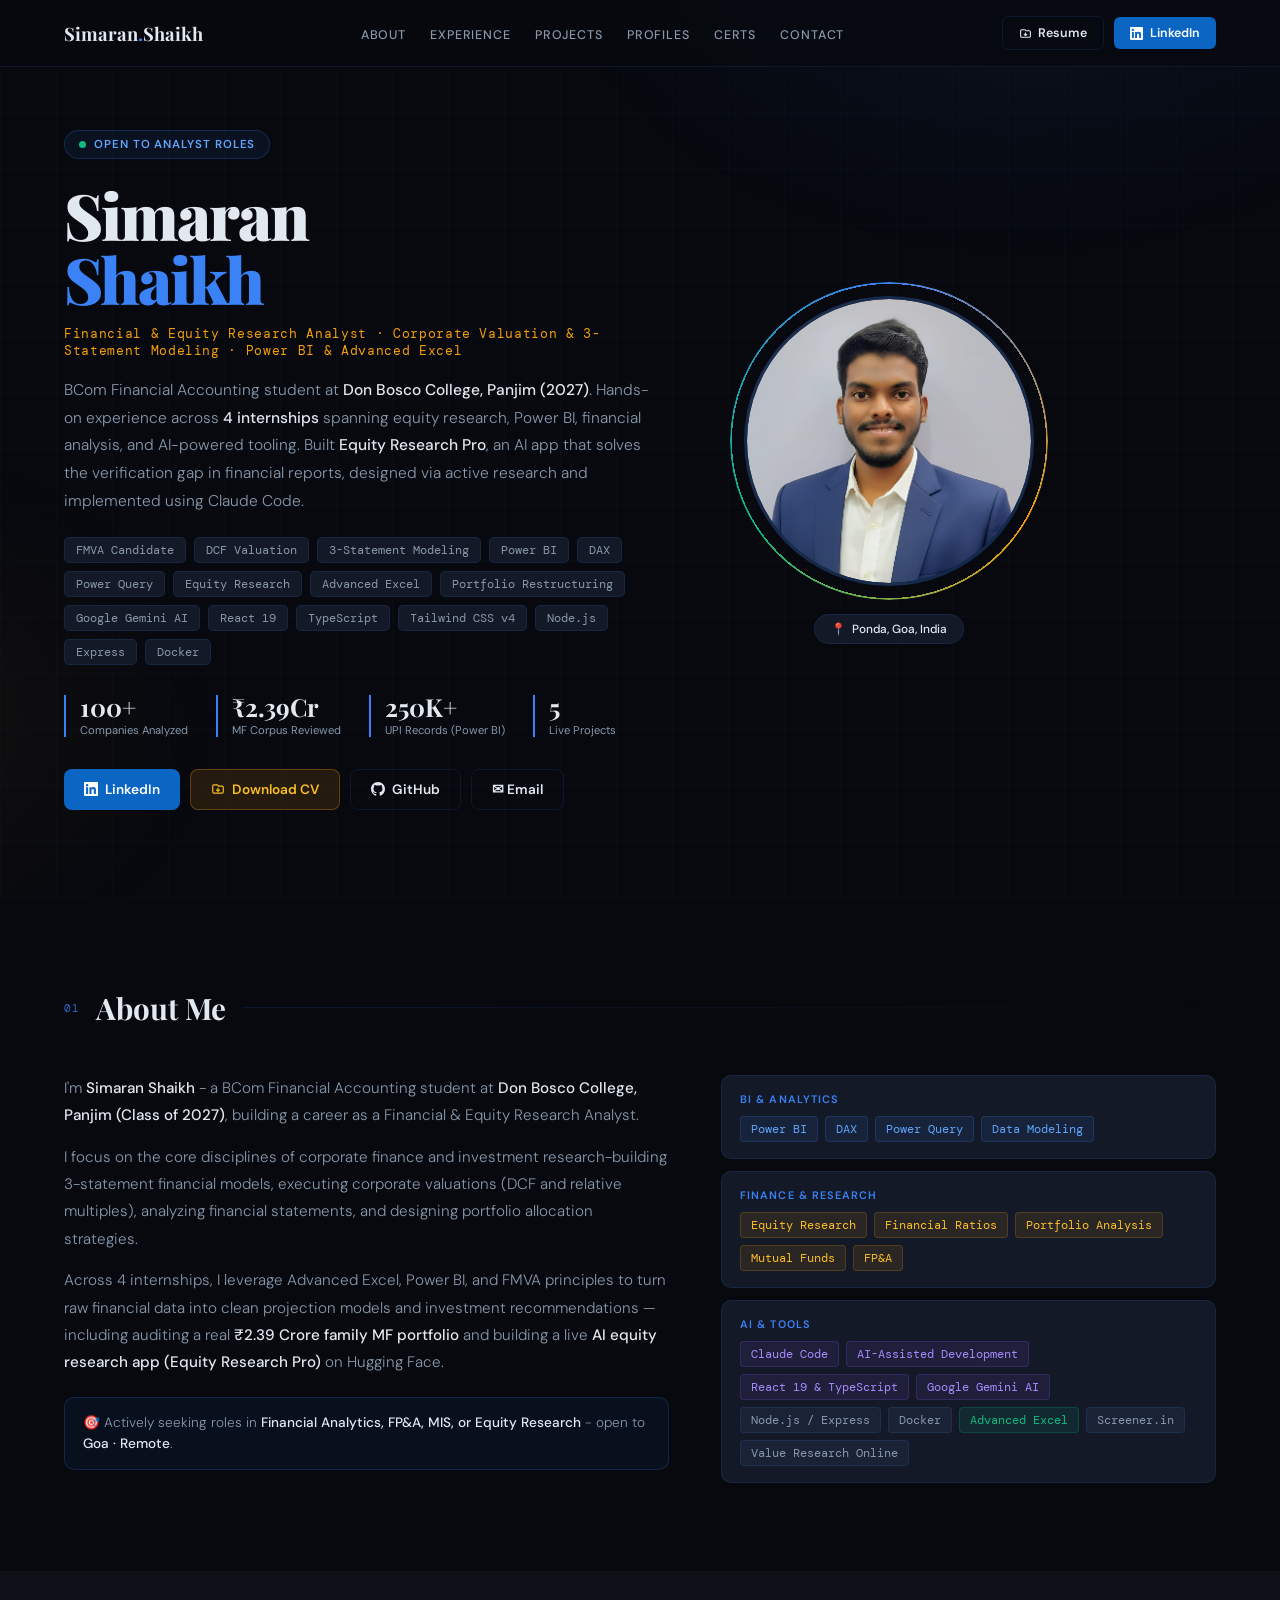
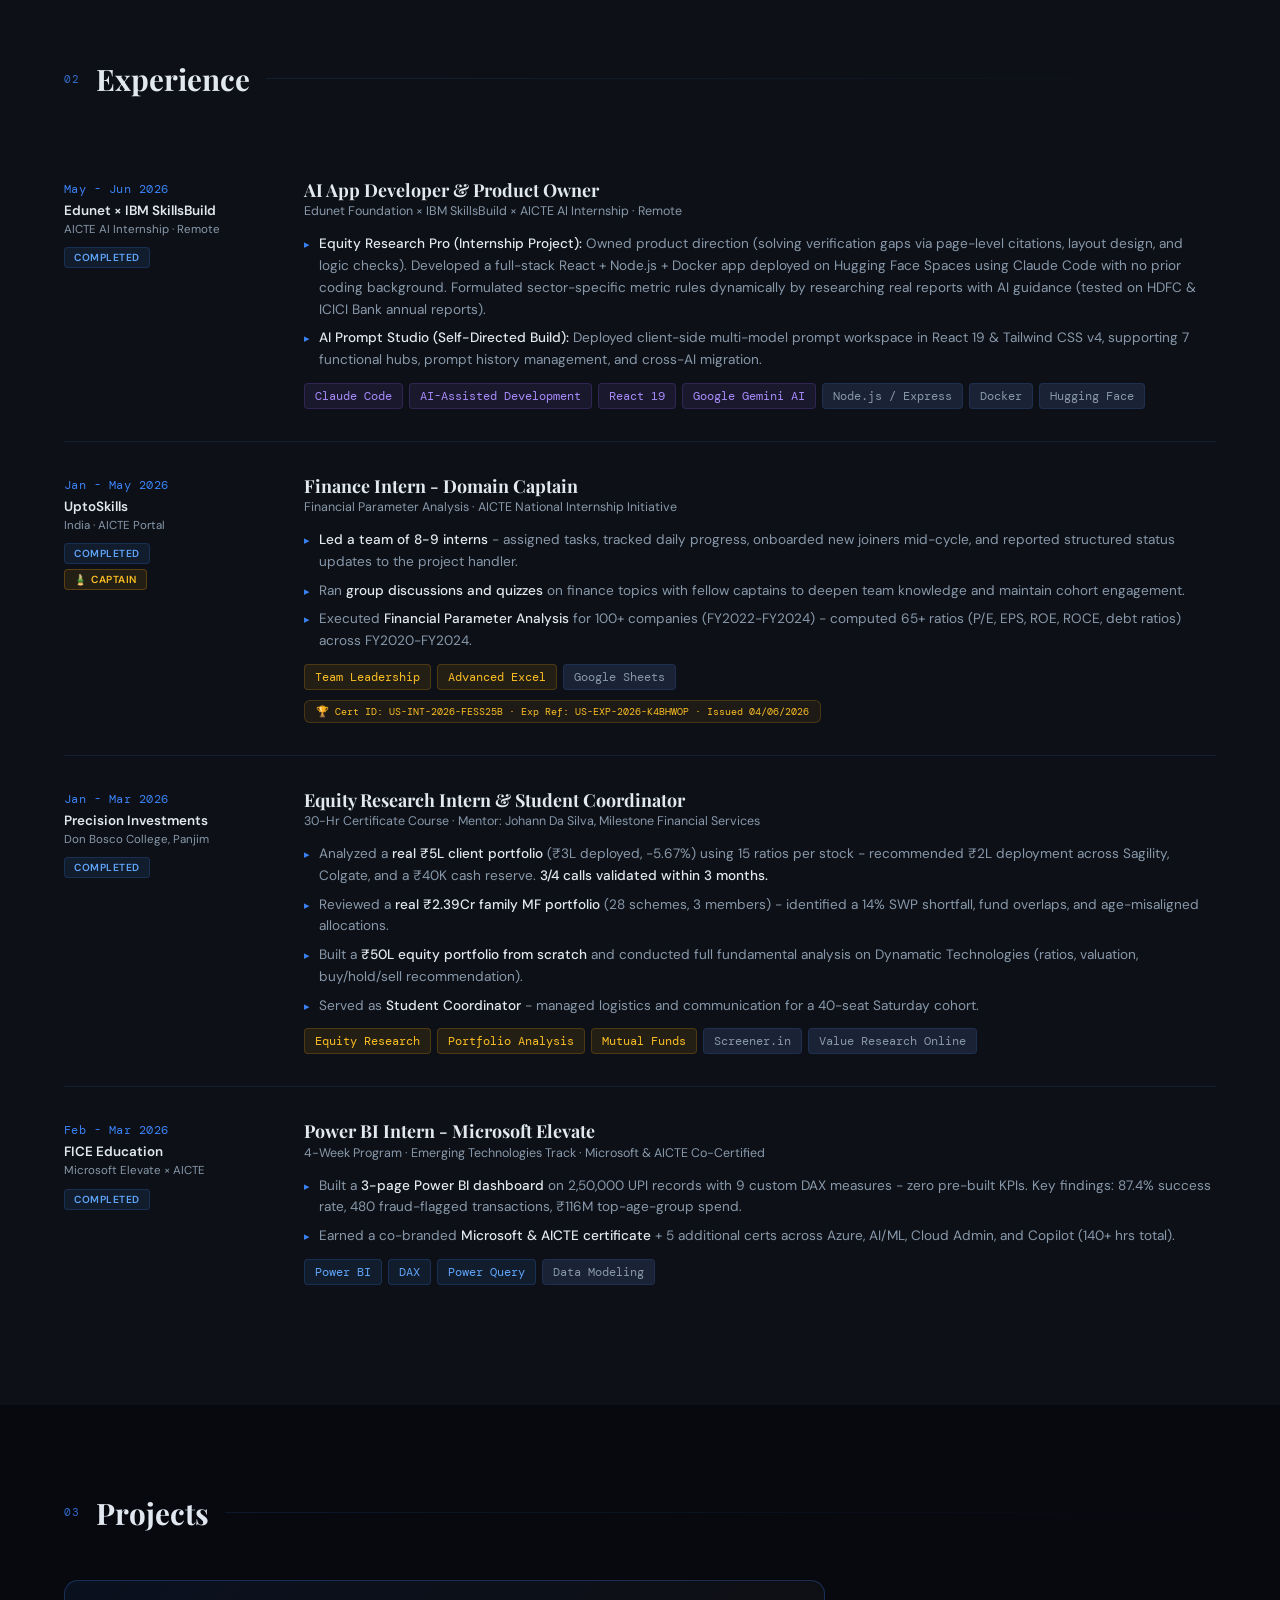
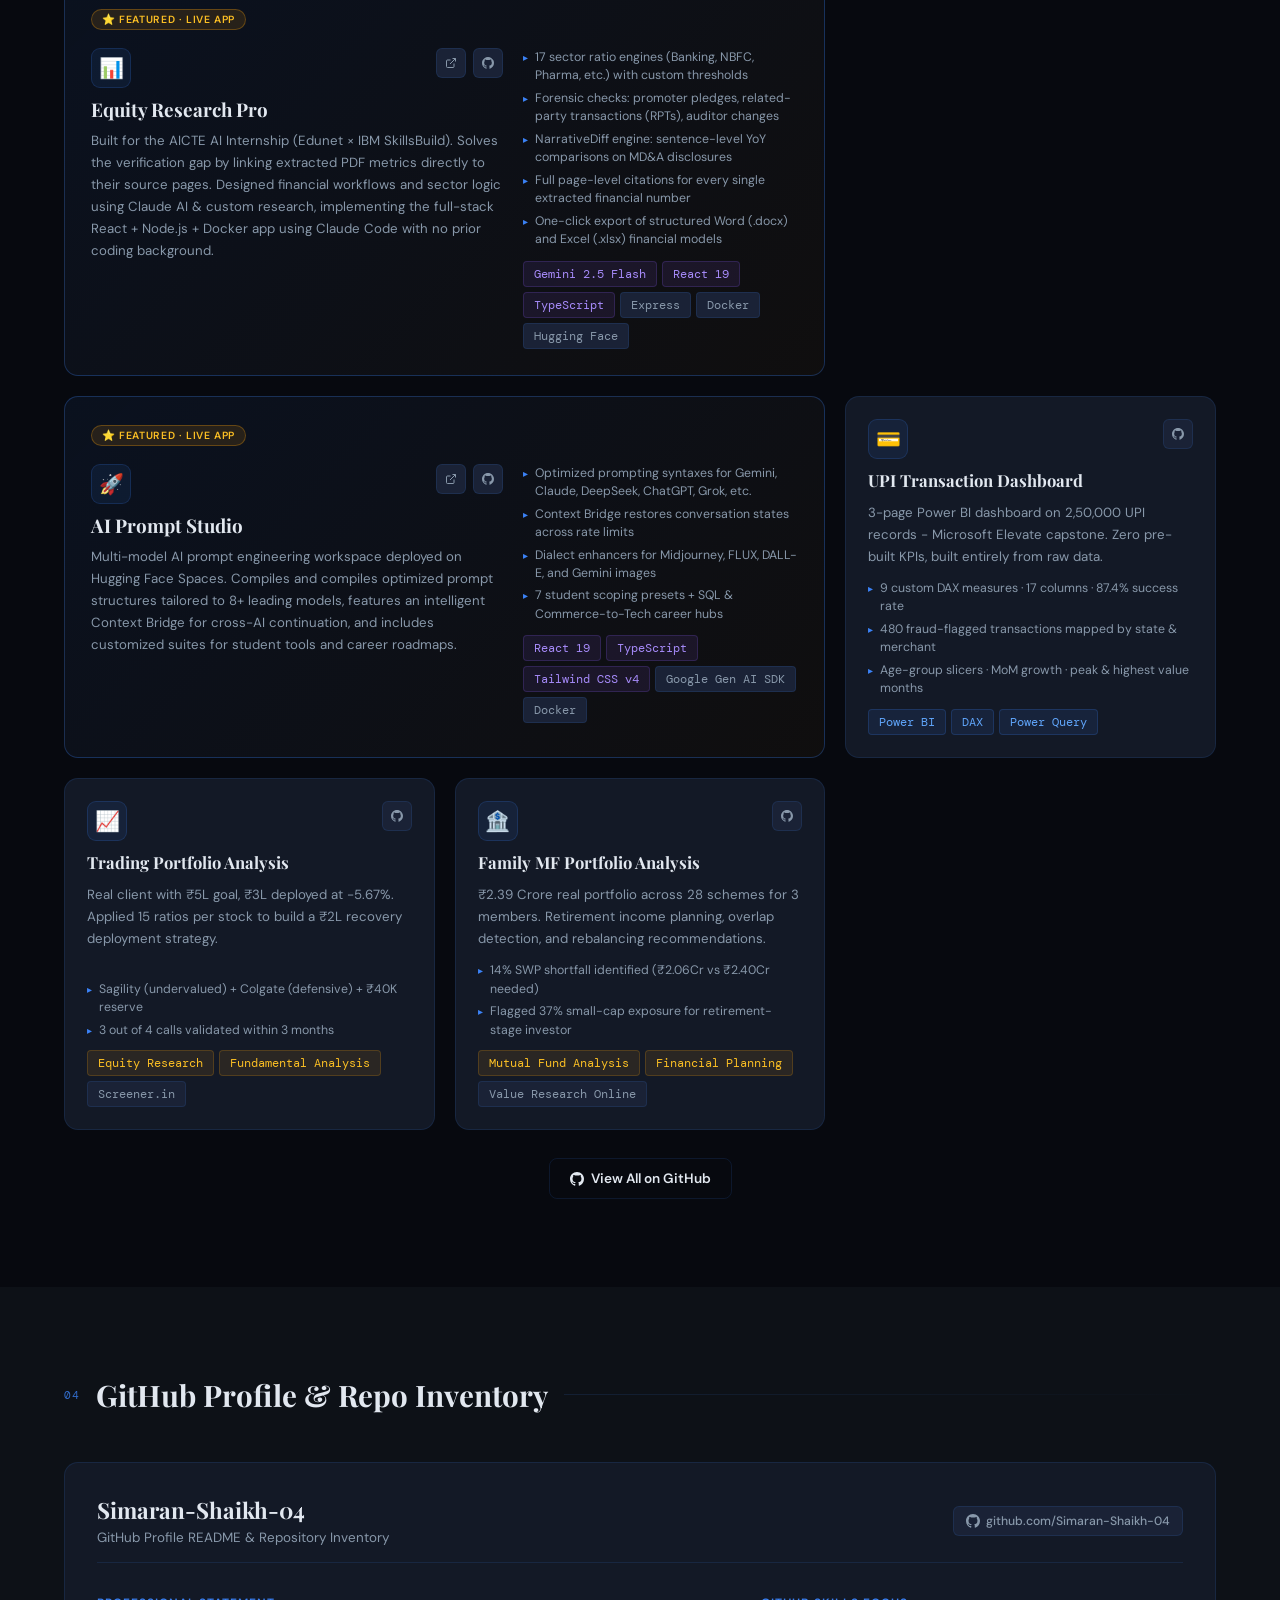
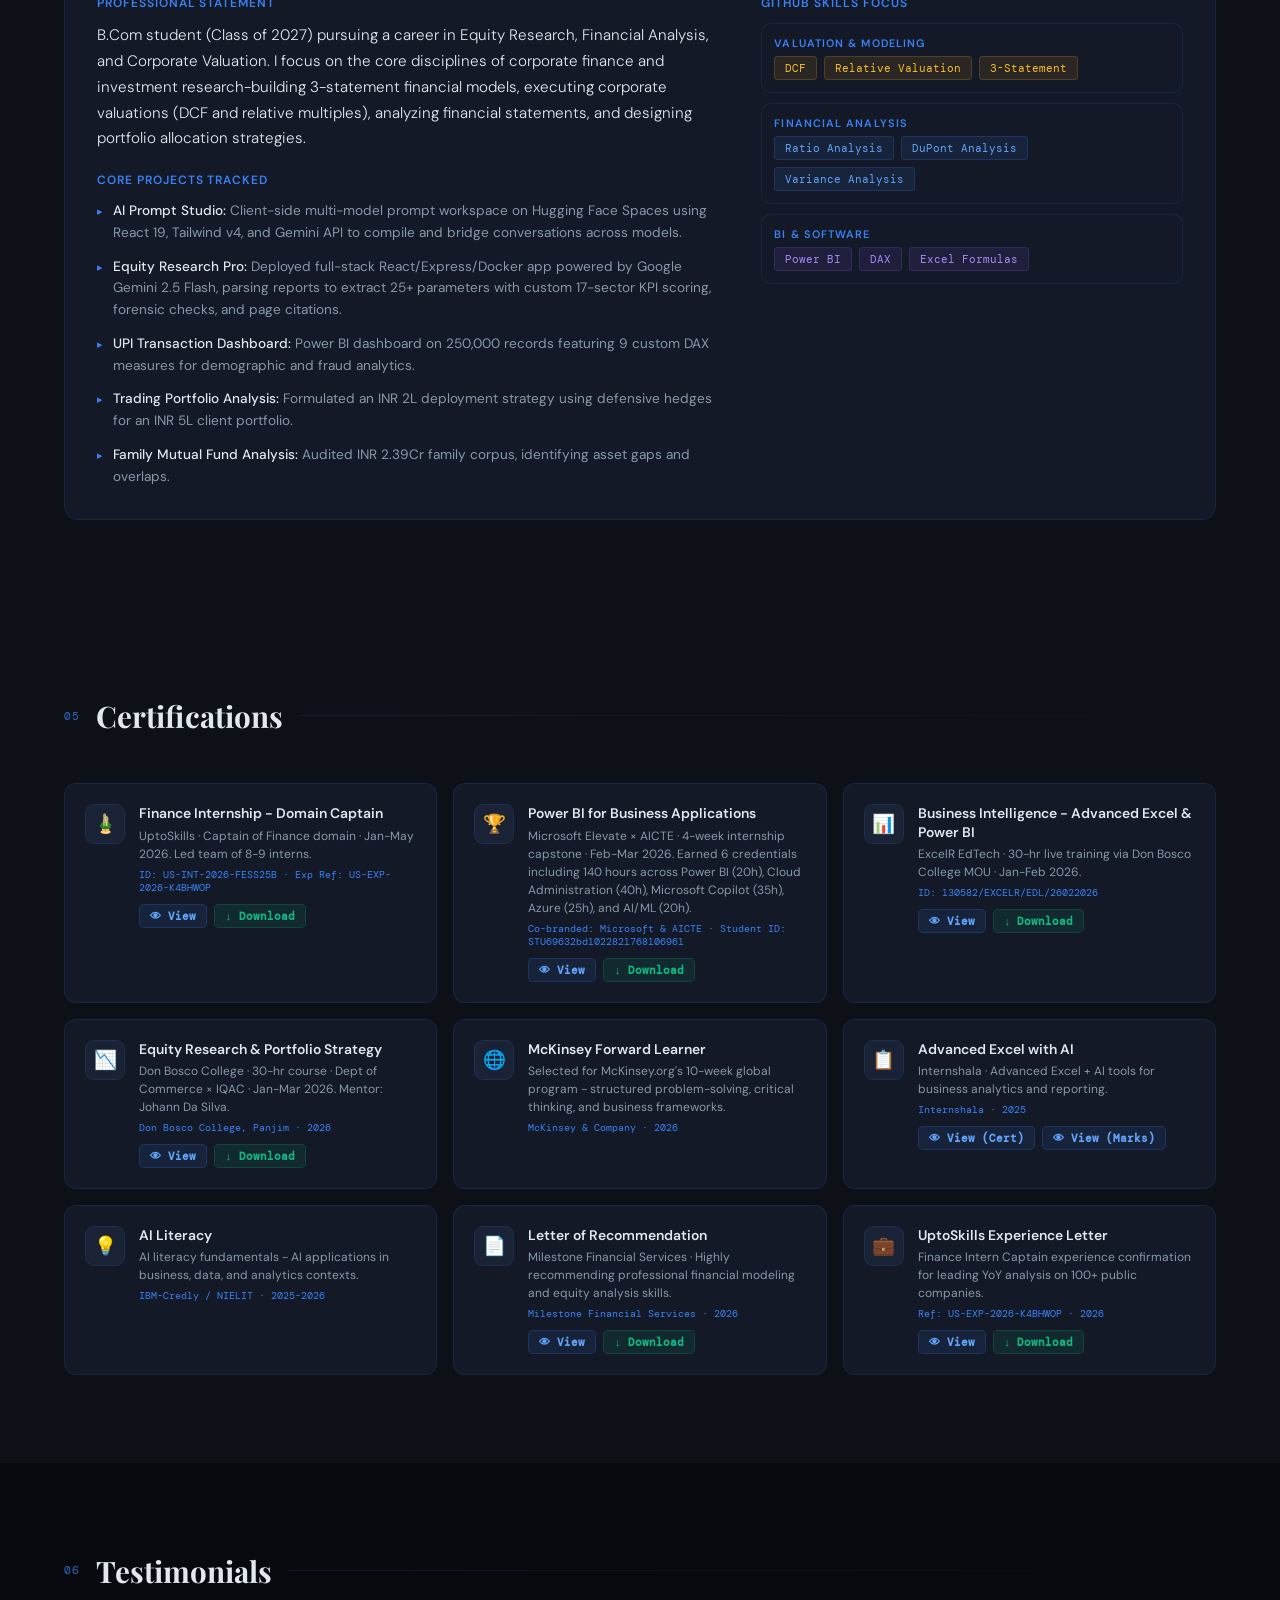
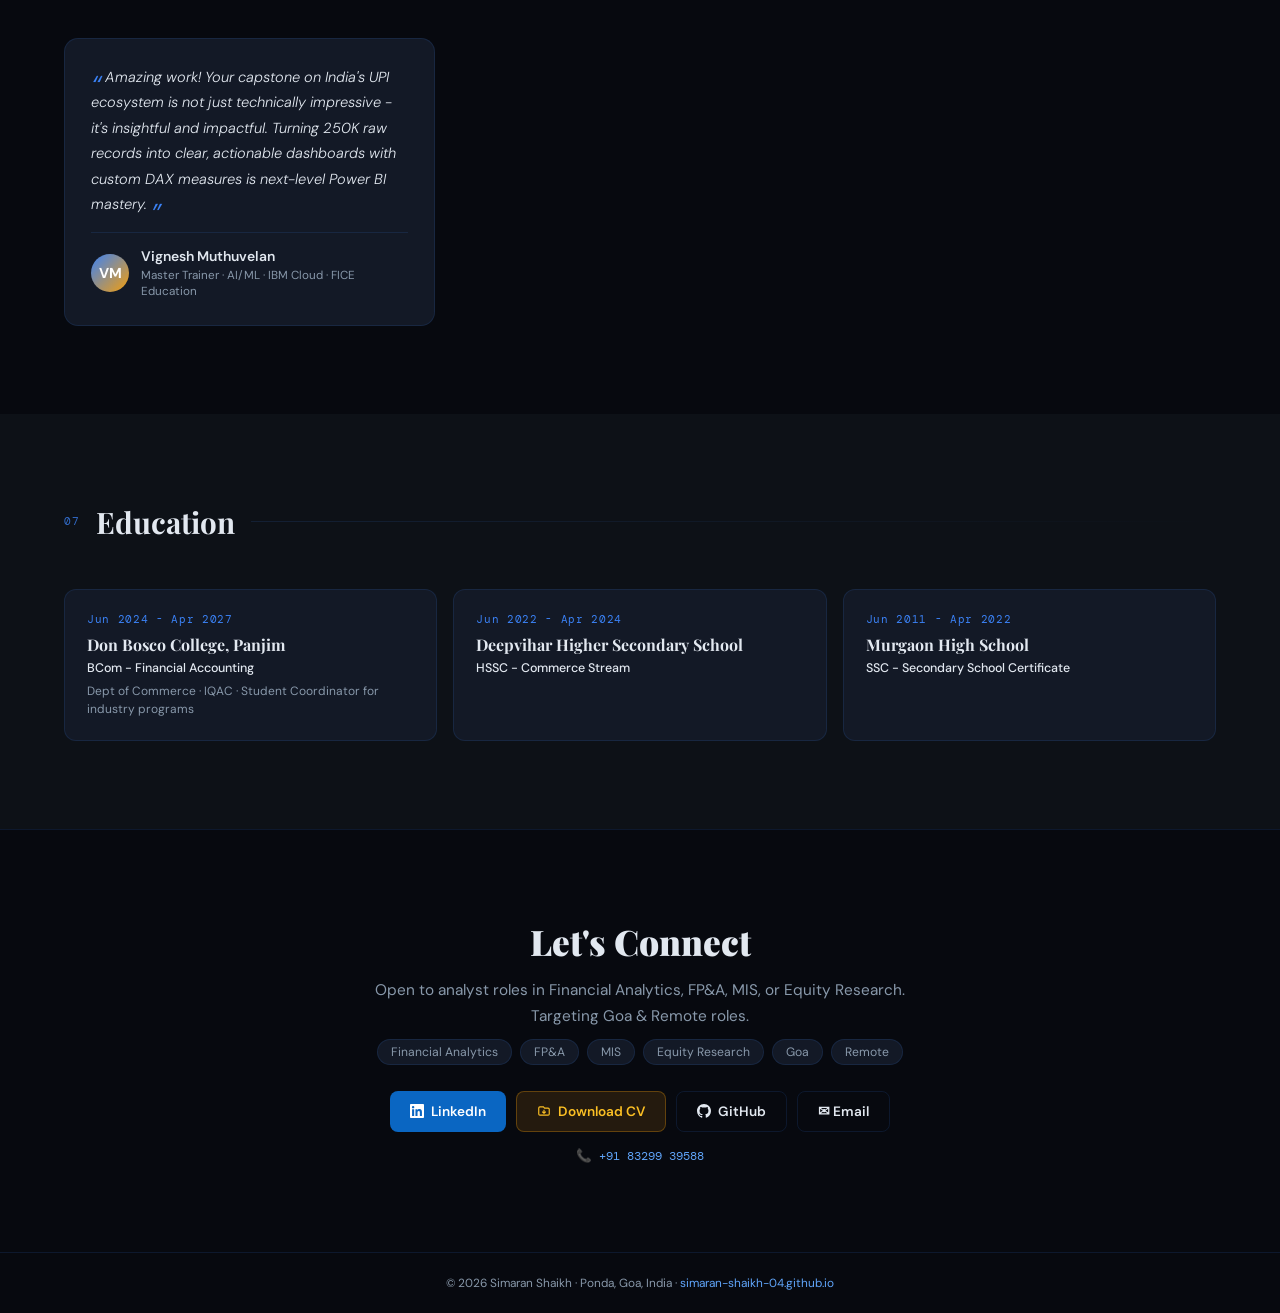
<file: index.html>
<!DOCTYPE html>
<html lang="en">
<head>
  <meta charset="UTF-8" />
  <meta name="viewport" content="width=device-width, initial-scale=1.0" />
  <title>Simaran Shaikh - Financial Data Analyst</title>
  <link href="https://fonts.googleapis.com/css2?family=Playfair+Display:ital,wght@0,400;0,700;0,900;1,400&family=DM+Sans:wght@300;400;500;600&family=DM+Mono:wght@400;500&display=swap" rel="stylesheet" />
  <style>
    :root {
      --bg:#07090f;--bg2:#0d1117;--surface:#131926;--surface2:#1a2236;
      --accent:#3b82f6;--accent2:#60a5fa;--gold:#f59e0b;--gold2:#fbbf24;
      --green:#10b981;--text:#e2e8f0;--muted:#8898aa;
      --border:rgba(59,130,246,0.13);
    }
    *,*::before,*::after{box-sizing:border-box;margin:0;padding:0;}
    html{scroll-behavior:smooth;}
    body{font-family:'DM Sans',sans-serif;background:var(--bg);color:var(--text);overflow-x:hidden;}
    .ambient{position:fixed;inset:0;pointer-events:none;z-index:0;
      background:radial-gradient(ellipse 700px 500px at 80% -10%,rgba(59,130,246,0.08) 0%,transparent 70%),
                radial-gradient(ellipse 500px 400px at -10% 80%,rgba(245,158,11,0.05) 0%,transparent 70%);}
    .grid-bg{position:fixed;inset:0;pointer-events:none;z-index:0;
      background-image:linear-gradient(rgba(59,130,246,0.03) 1px,transparent 1px),linear-gradient(90deg,rgba(59,130,246,0.03) 1px,transparent 1px);
      background-size:56px 56px;}

    /* NAV */
    nav{position:fixed;top:0;width:100%;z-index:200;display:flex;justify-content:space-between;align-items:center;
      padding:16px 64px;background:rgba(7,9,15,0.9);backdrop-filter:blur(20px);border-bottom:1px solid var(--border);}
    .nav-logo{font-family:'Playfair Display',serif;font-size:1.15rem;font-weight:700;color:var(--text);}
    .nav-logo em{color:var(--accent);font-style:normal;}
    .nav-links{display:flex;gap:24px;list-style:none;}
    .nav-links a{color:var(--muted);text-decoration:none;font-size:0.78rem;font-weight:500;letter-spacing:0.07em;text-transform:uppercase;transition:color 0.2s;}
    .nav-links a:hover{color:var(--accent2);}
    .nav-right{display:flex;gap:10px;align-items:center;}
    .nav-cta{display:inline-flex;align-items:center;gap:7px;padding:8px 16px;border-radius:6px;background:#0a66c2;color:#fff;font-size:0.78rem;font-weight:600;text-decoration:none;transition:all 0.2s;}
    .nav-cta:hover{background:#0958a8;transform:translateY(-1px);}
    .nav-resume{display:inline-flex;align-items:center;gap:6px;padding:8px 16px;border-radius:6px;background:transparent;color:var(--text);font-size:0.78rem;font-weight:600;text-decoration:none;border:1px solid var(--border);transition:all 0.2s;}
    .nav-resume:hover{border-color:var(--accent);color:var(--accent2);transform:translateY(-1px);}

    /* HERO */
    .hero{position:relative;z-index:1;min-height:100vh;display:flex;align-items:center;padding:110px 64px 70px;gap:80px;}
    .hero-text{flex:1;max-width:600px;}
    .eyebrow{display:inline-flex;align-items:center;gap:8px;background:rgba(59,130,246,0.08);border:1px solid rgba(59,130,246,0.22);border-radius:100px;padding:6px 14px;font-size:0.72rem;font-weight:600;color:var(--accent2);letter-spacing:0.08em;text-transform:uppercase;margin-bottom:24px;animation:fadeUp 0.6s ease both;}
    .pulse{width:7px;height:7px;background:var(--green);border-radius:50%;animation:pulse 2s infinite;}
    @keyframes pulse{0%,100%{box-shadow:0 0 0 0 rgba(16,185,129,0.5);}50%{box-shadow:0 0 0 6px rgba(16,185,129,0);}}
    h1.name{font-family:'Playfair Display',serif;font-size:clamp(3rem,5vw,4.6rem);font-weight:900;line-height:1.0;letter-spacing:-0.03em;animation:fadeUp 0.6s 0.08s ease both;}
    h1.name .blue{color:var(--accent);}
    .title-line{margin-top:14px;font-family:'DM Mono',monospace;font-size:0.82rem;color:var(--gold);letter-spacing:0.05em;animation:fadeUp 0.6s 0.15s ease both;}
    .hero-bio{margin-top:18px;font-size:0.97rem;color:var(--muted);line-height:1.78;font-weight:300;animation:fadeUp 0.6s 0.22s ease both;}
    .hero-bio strong{color:var(--text);font-weight:500;}
    .hero-tags{display:flex;flex-wrap:wrap;gap:8px;margin-top:22px;animation:fadeUp 0.6s 0.29s ease both;}
    .tag{background:var(--surface);border:1px solid var(--border);border-radius:5px;padding:4px 11px;font-size:0.74rem;font-family:'DM Mono',monospace;color:var(--muted);}
    .hero-stats{display:flex;gap:28px;margin-top:30px;flex-wrap:wrap;animation:fadeUp 0.6s 0.35s ease both;}
    .hstat{border-left:2px solid var(--accent);padding-left:14px;}
    .hstat .num{font-family:'Playfair Display',serif;font-size:1.55rem;font-weight:700;color:var(--text);line-height:1;}
    .hstat .lbl{font-size:0.7rem;color:var(--muted);margin-top:3px;}
    .hero-btns{display:flex;gap:10px;margin-top:32px;flex-wrap:wrap;animation:fadeUp 0.6s 0.41s ease both;}
    .btn{display:inline-flex;align-items:center;gap:7px;padding:11px 20px;border-radius:8px;font-size:0.85rem;font-weight:600;text-decoration:none;cursor:pointer;border:none;transition:all 0.2s;}
    .btn-linkedin{background:#0a66c2;color:#fff;}
    .btn-linkedin:hover{background:#0958a8;transform:translateY(-2px);box-shadow:0 8px 24px rgba(10,102,194,0.4);}
    .btn-ghost{background:transparent;color:var(--text);border:1px solid var(--border);}
    .btn-ghost:hover{border-color:var(--accent);color:var(--accent2);transform:translateY(-2px);}
    .btn-accent{background:var(--accent);color:#fff;}
    .btn-accent:hover{background:var(--accent2);transform:translateY(-2px);box-shadow:0 8px 24px rgba(59,130,246,0.35);}
    .btn-gold{background:rgba(245,158,11,0.12);color:var(--gold2);border:1px solid rgba(245,158,11,0.3);}
    .btn-gold:hover{background:rgba(245,158,11,0.2);transform:translateY(-2px);}

    /* PHOTO */
    .hero-photo{flex-shrink:0;position:relative;display:flex;flex-direction:column;align-items:center;animation:fadeIn 1s 0.5s ease both;}
    .photo-wrap{position:relative;width:290px;height:290px;}
    .photo-ring{position:absolute;inset:-14px;border-radius:50%;background:conic-gradient(var(--accent),var(--gold),var(--green),var(--accent));animation:spin 8s linear infinite;-webkit-mask:radial-gradient(farthest-side,transparent calc(100% - 2px),white calc(100% - 2px));mask:radial-gradient(farthest-side,transparent calc(100% - 2px),white calc(100% - 2px));}
    @keyframes spin{to{transform:rotate(360deg);}}
    .photo-inner{width:290px;height:290px;border-radius:50%;background:linear-gradient(135deg,var(--surface2),#0d1a30);border:3px solid var(--border);display:flex;flex-direction:column;align-items:center;justify-content:center;overflow:hidden;}
    .photo-inner img{width:100%;height:100%;object-fit:cover;border-radius:50%;}
    .photo-placeholder-icon{opacity:0.3;margin-bottom:8px;}
    .photo-placeholder-text{font-size:0.68rem;color:var(--muted);opacity:0.45;letter-spacing:0.06em;}
    .upload-btn{position:absolute;bottom:6px;right:6px;width:38px;height:38px;border-radius:50%;background:var(--accent);border:none;display:flex;align-items:center;justify-content:center;cursor:pointer;transition:all 0.2s;box-shadow:0 4px 14px rgba(59,130,246,0.45);}
    .upload-btn:hover{background:var(--accent2);transform:scale(1.1);}
    .upload-btn input{display:none;}
    .location-badge{margin-top:28px;background:var(--surface);border:1px solid var(--border);border-radius:100px;padding:6px 16px;display:inline-flex;align-items:center;gap:6px;font-size:0.74rem;color:var(--muted);}
    .location-badge span{color:var(--text);font-weight:500;}

    /* SECTIONS */
    section{position:relative;z-index:1;padding:88px 64px;}
    .section-header{display:flex;align-items:center;gap:16px;margin-bottom:48px;}
    .sec-num{font-family:'DM Mono',monospace;font-size:0.7rem;color:var(--accent);letter-spacing:0.1em;opacity:0.8;}
    .section-header h2{font-family:'Playfair Display',serif;font-size:1.85rem;font-weight:700;}
    .sec-line{flex:1;height:1px;background:linear-gradient(90deg,var(--border),transparent);}

    /* ABOUT */
    .about-wrap{display:grid;grid-template-columns:1.1fr 0.9fr;gap:52px;align-items:start;}
    .about-text p{color:var(--muted);line-height:1.8;font-weight:300;margin-bottom:14px;font-size:0.95rem;}
    .about-text p strong{color:var(--text);font-weight:500;}
    .seeking-box{margin-top:20px;padding:14px 18px;background:rgba(59,130,246,0.06);border:1px solid rgba(59,130,246,0.2);border-radius:10px;}
    .seeking-box p{color:var(--muted);font-size:0.85rem;line-height:1.6;margin:0;}
    .seeking-box strong{color:var(--accent2);}
    .skills-panel{display:flex;flex-direction:column;gap:12px;}
    .skill-group{background:var(--surface);border:1px solid var(--border);border-radius:10px;padding:16px 18px;}
    .skill-group-title{font-size:0.68rem;font-weight:600;color:var(--accent);letter-spacing:0.1em;text-transform:uppercase;margin-bottom:10px;}
    .skill-chips{display:flex;flex-wrap:wrap;gap:7px;}
    .chip{padding:4px 10px;border-radius:4px;font-size:0.73rem;font-family:'DM Mono',monospace;}
    .chip-blue{background:rgba(59,130,246,0.1);border:1px solid rgba(59,130,246,0.2);color:var(--accent2);}
    .chip-gold{background:rgba(245,158,11,0.1);border:1px solid rgba(245,158,11,0.2);color:var(--gold2);}
    .chip-green{background:rgba(16,185,129,0.1);border:1px solid rgba(16,185,129,0.2);color:var(--green);}
    .chip-muted{background:var(--surface2);border:1px solid var(--border);color:var(--muted);}
    .chip-purple{background:rgba(139,92,246,0.1);border:1px solid rgba(139,92,246,0.2);color:#a78bfa;}

    /* EXPERIENCE */
    .exp-bg{background:var(--bg2);}
    .timeline{display:flex;flex-direction:column;}
    .exp-item{display:grid;grid-template-columns:200px 1fr;gap:0 40px;padding:32px 0;border-bottom:1px solid var(--border);}
    .exp-item:last-child{border-bottom:none;}
    .exp-meta{padding-top:4px;}
    .exp-period{font-family:'DM Mono',monospace;font-size:0.72rem;color:var(--accent);letter-spacing:0.04em;margin-bottom:5px;}
    .exp-org{font-size:0.84rem;font-weight:600;color:var(--text);margin-bottom:3px;}
    .exp-loc{font-size:0.72rem;color:var(--muted);line-height:1.4;}
    .exp-badges{display:flex;flex-direction:column;gap:5px;margin-top:9px;}
    .exp-badge{display:inline-block;padding:3px 9px;border-radius:4px;font-size:0.64rem;font-weight:600;letter-spacing:0.05em;text-transform:uppercase;width:fit-content;}
    .badge-done{background:rgba(59,130,246,0.1);border:1px solid rgba(59,130,246,0.2);color:var(--accent2);}
    .badge-captain{background:rgba(245,158,11,0.1);border:1px solid rgba(245,158,11,0.25);color:var(--gold2);}
    .exp-body h3{font-family:'Playfair Display',serif;font-size:1.12rem;font-weight:700;color:var(--text);margin-bottom:2px;line-height:1.3;}
    .exp-role-sub{font-size:0.78rem;color:var(--muted);margin-bottom:14px;}
    .exp-points{list-style:none;display:flex;flex-direction:column;gap:7px;}
    .exp-points li{display:flex;gap:9px;font-size:0.85rem;color:var(--muted);line-height:1.6;}
    .exp-points li::before{content:'▸';color:var(--accent);flex-shrink:0;font-size:0.66rem;margin-top:4px;}
    .exp-points li strong{color:var(--text);font-weight:500;}
    .exp-tools{display:flex;flex-wrap:wrap;gap:6px;margin-top:12px;}
    .cert-ref{display:inline-flex;align-items:center;gap:5px;margin-top:10px;padding:4px 11px;background:rgba(245,158,11,0.07);border:1px solid rgba(245,158,11,0.2);border-radius:6px;font-family:'DM Mono',monospace;font-size:0.65rem;color:var(--gold2);}

    /* PROJECTS */
    .projects-grid{display:grid;grid-template-columns:repeat(auto-fill,minmax(330px,1fr));gap:20px;}
    .proj-card-featured{background:linear-gradient(135deg,rgba(59,130,246,0.07),rgba(245,158,11,0.04));border:1px solid rgba(59,130,246,0.28);border-radius:14px;padding:26px;display:flex;flex-direction:column;gap:14px;transition:all 0.25s;position:relative;overflow:hidden;grid-column:span 2;}
    .proj-card{background:var(--surface);border:1px solid var(--border);border-radius:14px;padding:22px;display:flex;flex-direction:column;gap:11px;transition:all 0.25s;position:relative;overflow:hidden;}
    .proj-card:hover,.proj-card-featured:hover{transform:translateY(-4px);border-color:rgba(59,130,246,0.35);box-shadow:0 18px 44px rgba(0,0,0,0.32);}
    .proj-top-bar{position:absolute;top:0;left:0;right:0;height:2px;background:linear-gradient(90deg,var(--accent),var(--gold));opacity:0;transition:opacity 0.25s;}
    .proj-card:hover .proj-top-bar,.proj-card-featured:hover .proj-top-bar{opacity:1;}
    .proj-header{display:flex;justify-content:space-between;align-items:flex-start;}
    .proj-icon{width:40px;height:40px;border-radius:9px;display:flex;align-items:center;justify-content:center;font-size:1.25rem;background:rgba(59,130,246,0.09);border:1px solid rgba(59,130,246,0.18);}
    .proj-links{display:flex;gap:7px;}
    .proj-link{width:30px;height:30px;border-radius:6px;background:var(--surface2);border:1px solid var(--border);display:flex;align-items:center;justify-content:center;text-decoration:none;color:var(--muted);transition:all 0.2s;}
    .proj-link:hover{background:var(--accent);color:#fff;border-color:var(--accent);}
    .proj-card h3,.proj-card-featured h3{font-family:'Playfair Display',serif;font-size:1.04rem;font-weight:700;color:var(--text);line-height:1.3;}
    .proj-card-featured h3{font-size:1.18rem;}
    .proj-card p,.proj-card-featured p{font-size:0.83rem;color:var(--muted);line-height:1.65;flex:1;}
    .proj-highlights{display:flex;flex-direction:column;gap:4px;}
    .proj-hl{display:flex;align-items:flex-start;gap:7px;font-size:0.77rem;color:var(--muted);line-height:1.5;}
    .proj-hl::before{content:'▸';color:var(--accent);font-size:0.6rem;flex-shrink:0;margin-top:3px;}
    .proj-stack{display:flex;flex-wrap:wrap;gap:5px;}
    .featured-badge{display:inline-flex;align-items:center;gap:5px;background:rgba(245,158,11,0.12);border:1px solid rgba(245,158,11,0.3);border-radius:100px;padding:3px 10px;font-size:0.65rem;font-weight:600;color:var(--gold2);letter-spacing:0.06em;text-transform:uppercase;}
    .proj-featured-cols{display:grid;grid-template-columns:1.2fr 0.8fr;gap:20px;align-items:start;}

    /* CERTIFICATES */
    .certs-bg{background:var(--bg2);}
    .certs-grid{display:grid;grid-template-columns:repeat(auto-fill,minmax(290px,1fr));gap:16px;}
    .cert-card{background:var(--surface);border:1px solid var(--border);border-radius:12px;padding:20px;display:flex;gap:14px;align-items:flex-start;transition:all 0.2s;}
    .cert-card:hover{border-color:rgba(59,130,246,0.3);transform:translateY(-3px);}
    .cert-icon{width:40px;height:40px;border-radius:9px;flex-shrink:0;display:flex;align-items:center;justify-content:center;font-size:1.15rem;background:var(--surface2);border:1px solid var(--border);}
    .cert-info h4{font-size:0.87rem;font-weight:600;color:var(--text);margin-bottom:4px;line-height:1.3;}
    .cert-info p{font-size:0.75rem;color:var(--muted);line-height:1.5;}
    .cert-id{font-family:'DM Mono',monospace;font-size:0.64rem;color:var(--accent);margin-top:5px;}
    .cert-links{display:flex;gap:7px;margin-top:10px;}
    .cert-btn{display:inline-flex;align-items:center;gap:5px;padding:4px 10px;border-radius:5px;font-size:0.7rem;font-weight:600;text-decoration:none;transition:all 0.2s;font-family:'DM Mono',monospace;}
    .cert-btn-view{background:rgba(59,130,246,0.1);border:1px solid rgba(59,130,246,0.2);color:var(--accent2);}
    .cert-btn-view:hover{background:rgba(59,130,246,0.2);}
    .cert-btn-dl{background:rgba(16,185,129,0.1);border:1px solid rgba(16,185,129,0.2);color:var(--green);}
    .cert-btn-dl:hover{background:rgba(16,185,129,0.2);}

    /* TESTIMONIALS */
    .testimonial-wrap{display:grid;grid-template-columns:repeat(auto-fill,minmax(340px,1fr));gap:20px;}
    .tcard{background:var(--surface);border:1px solid var(--border);border-radius:14px;padding:26px;display:flex;flex-direction:column;gap:14px;transition:all 0.2s;}
    .tcard:hover{border-color:rgba(59,130,246,0.3);transform:translateY(-3px);}
    .tcard-quote{font-size:0.91rem;color:var(--text);line-height:1.75;font-style:italic;font-weight:300;}
    .tcard-quote::before{content:'\201C';font-size:1.8rem;color:var(--accent);line-height:0;vertical-align:-0.5em;margin-right:4px;}
    .tcard-quote::after{content:'\201D';font-size:1.8rem;color:var(--accent);line-height:0;vertical-align:-0.5em;margin-left:4px;}
    .tcard-person{display:flex;align-items:center;gap:12px;padding-top:14px;border-top:1px solid var(--border);}
    .tcard-avatar{width:38px;height:38px;border-radius:50%;background:linear-gradient(135deg,var(--accent),var(--gold));display:flex;align-items:center;justify-content:center;font-size:0.9rem;font-weight:700;color:#fff;flex-shrink:0;}
    .tcard-name{font-size:0.87rem;font-weight:600;color:var(--text);}
    .tcard-role{font-size:0.73rem;color:var(--muted);margin-top:2px;}

    /* EDUCATION */
    .edu-grid{display:grid;grid-template-columns:repeat(auto-fill,minmax(290px,1fr));gap:16px;}
    .edu-card{background:var(--surface);border:1px solid var(--border);border-radius:12px;padding:22px;transition:all 0.2s;}
    .edu-card:hover{border-color:rgba(59,130,246,0.3);transform:translateY(-3px);}
    .edu-year{font-family:'DM Mono',monospace;font-size:0.7rem;color:var(--accent);letter-spacing:0.06em;margin-bottom:8px;}
    .edu-card h3{font-family:'Playfair Display',serif;font-size:1rem;font-weight:700;color:var(--text);margin-bottom:4px;}
    .edu-degree{font-size:0.78rem;color:var(--text);font-weight:500;margin-top:5px;}
    .edu-sub{font-size:0.75rem;color:var(--muted);margin-top:6px;line-height:1.5;}

    /* CONTACT */
    .contact-inner{max-width:600px;margin:0 auto;text-align:center;}
    .contact-inner h2{font-family:'Playfair Display',serif;font-size:2.2rem;font-weight:900;margin-bottom:12px;}
    .contact-inner .sub{color:var(--muted);font-size:0.96rem;line-height:1.7;margin-bottom:10px;}
    .open-to{display:flex;flex-wrap:wrap;gap:8px;justify-content:center;margin-bottom:26px;}
    .open-chip{background:var(--surface);border:1px solid var(--border);border-radius:100px;padding:4px 13px;font-size:0.76rem;color:var(--muted);}
    .contact-btns{display:flex;gap:10px;justify-content:center;flex-wrap:wrap;}
    .email-line{margin-top:16px;font-family:'DM Mono',monospace;font-size:0.78rem;color:var(--muted);}
    .email-line a{color:var(--accent2);text-decoration:none;}

    /* PROFILES TAB SWITCHER */
    .profiles-bg{background:var(--bg2);}
    .profile-tabs{display:flex;justify-content:center;gap:12px;margin-bottom:32px;}
    .tab-btn{background:var(--surface);border:1px solid var(--border);color:var(--muted);padding:10px 24px;border-radius:8px;font-size:0.85rem;font-weight:600;cursor:pointer;transition:all 0.25s;}
    .tab-btn.active{background:var(--accent);color:#fff;border-color:var(--accent);box-shadow:0 8px 24px rgba(59,130,246,0.3);}
    .tab-btn:hover:not(.active){border-color:var(--accent);color:var(--accent2);transform:translateY(-1px);}
    
    .panel-container{position:relative;}
    .tab-panel{display:none;animation:fadeIn 0.4s ease both;}
    .tab-panel.active{display:block;}
    
    .profile-card{background:var(--surface);border:1px solid var(--border);border-radius:14px;padding:32px;display:flex;flex-direction:column;gap:24px;}
    .profile-header{display:flex;justify-content:space-between;align-items:center;border-bottom:1px solid var(--border);padding-bottom:16px;margin-bottom:8px;}
    .profile-header h3{font-family:'Playfair Display',serif;font-size:1.4rem;font-weight:700;color:var(--text);}
    .profile-header .sub{font-size:0.84rem;color:var(--muted);margin-top:4px;}
    .profile-meta-btn{display:inline-flex;align-items:center;gap:6px;padding:6px 12px;background:var(--surface2);border:1px solid var(--border);border-radius:6px;font-size:0.76rem;color:var(--muted);text-decoration:none;font-weight:500;transition:all 0.2s;}
    .profile-meta-btn:hover{background:var(--accent);color:#fff;border-color:var(--accent);}
    
    .profile-body-grid{display:grid;grid-template-columns:1.2fr 0.8fr;gap:32px;align-items:start;}
    .profile-section-title{font-size:0.75rem;font-weight:600;color:var(--accent);letter-spacing:0.08em;text-transform:uppercase;margin-bottom:12px;}
    
    .strategy-group{display:flex;flex-direction:column;gap:16px;}
    .strategy-item{background:rgba(255,255,255,0.02);border:1px solid rgba(255,255,255,0.05);border-radius:8px;padding:16px;}
    .strategy-item h4{font-size:0.9rem;font-weight:600;color:var(--gold2);margin-bottom:6px;}
    .strategy-item p{font-size:0.8rem;color:var(--muted);line-height:1.5;margin-bottom:0;}
    .strategy-item code{font-family:'DM Mono',monospace;font-size:0.75rem;color:var(--accent2);background:rgba(59,130,246,0.08);padding:2px 6px;border-radius:4px;}
    
    .profile-bullets{list-style:none;display:flex;flex-direction:column;gap:12px;}
    .profile-bullets li{display:flex;gap:10px;font-size:0.85rem;color:var(--muted);line-height:1.6;}
    .profile-bullets li::before{content:'▸';color:var(--accent);flex-shrink:0;font-size:0.7rem;margin-top:3px;}
    .profile-bullets li strong{color:var(--text);font-weight:500;}

    @media(max-width:920px){
      .profile-body-grid{grid-template-columns:1fr;gap:24px;}
    }

    footer{position:relative;z-index:1;text-align:center;padding:22px;font-size:0.74rem;color:var(--muted);border-top:1px solid var(--border);}

    @keyframes fadeUp{from{opacity:0;transform:translateY(20px);}to{opacity:1;transform:none;}}
    @keyframes fadeIn{from{opacity:0;}to{opacity:1;}}
    .reveal{opacity:0;transform:translateY(20px);transition:opacity 0.55s ease,transform 0.55s ease;}
    .reveal.on{opacity:1;transform:none;}

    @media(max-width:920px){
      nav{padding:14px 20px;}
      .nav-links,.nav-resume{display:none;}
      .hero{flex-direction:column-reverse;padding:100px 20px 60px;gap:36px;align-items:center;text-align:center;}
      .hero-tags,.hero-stats,.hero-btns{justify-content:center;}
      section{padding:60px 20px;}
      .about-wrap{grid-template-columns:1fr;}
      .exp-item{grid-template-columns:1fr;gap:10px;}
      .projects-grid,.certs-grid,.edu-grid,.testimonial-wrap{grid-template-columns:1fr;}
      .proj-card-featured{grid-column:span 1;}
      .proj-featured-cols{grid-template-columns:1fr;}
    }
  </style>
</head>
<body>
<div class="ambient"></div>
<div class="grid-bg"></div>

<!-- NAV -->
<nav>
  <div class="nav-logo">Simaran<em>.</em>Shaikh</div>
  <ul class="nav-links">
    <li><a href="#about">About</a></li>
    <li><a href="#experience">Experience</a></li>
    <li><a href="#projects">Projects</a></li>
    <li><a href="#profiles">Profiles</a></li>
    <li><a href="#certifications">Certs</a></li>
    <li><a href="#contact">Contact</a></li>
  </ul>
  <div class="nav-right">
    <a href="./resume/resume.pdf" target="_blank" class="nav-resume">
      <svg width="13" height="13" fill="none" stroke="currentColor" stroke-width="2" viewBox="0 0 24 24"><path d="M12 10v6m0 0l-3-3m3 3l3-3M3 17V7a2 2 0 012-2h6l2 2h6a2 2 0 012 2v8a2 2 0 01-2 2H5a2 2 0 01-2-2z"/></svg>
      Resume
    </a>
    <a href="https://www.linkedin.com/in/simaran-shaikh/" target="_blank" class="nav-cta">
      <svg width="13" height="13" fill="currentColor" viewBox="0 0 24 24"><path d="M20.447 20.452h-3.554v-5.569c0-1.328-.027-3.037-1.852-3.037-1.853 0-2.136 1.445-2.136 2.939v5.667H9.351V9h3.414v1.561h.046c.477-.9 1.637-1.85 3.37-1.85 3.601 0 4.267 2.37 4.267 5.455v6.286zM5.337 7.433a2.062 2.062 0 0 1-2.063-2.065 2.064 2.064 0 1 1 2.063 2.065zm1.782 13.019H3.555V9h3.564v11.452zM22.225 0H1.771C.792 0 0 .774 0 1.729v20.542C0 23.227.792 24 1.771 24h20.451C23.2 24 24 23.227 24 22.271V1.729C24 .774 23.2 0 22.222 0h.003z"/></svg>
      LinkedIn
    </a>
  </div>
</nav>

<!-- HERO -->
<section class="hero" id="home">
  <div class="hero-text">
    <div class="eyebrow"><span class="pulse"></span> Open to Analyst Roles</div>
    <h1 class="name">Simaran<br /><span class="blue">Shaikh</span></h1>
    <p class="title-line">Financial &amp; Equity Research Analyst &middot; Corporate Valuation &amp; 3-Statement Modeling &middot; Power BI &amp; Advanced Excel</p>
    <p class="hero-bio">
      BCom Financial Accounting student at <strong>Don Bosco College, Panjim (2027)</strong>. Hands-on experience across <strong>4 internships</strong> spanning equity research, Power BI, financial analysis, and AI-powered tooling. Built <strong>Equity Research Pro</strong>, an AI app that solves the verification gap in financial reports, designed via active research and implemented using Claude Code.
    </p>
    <div class="hero-tags">
      <span class="tag">FMVA Candidate</span><span class="tag">DCF Valuation</span><span class="tag">3-Statement Modeling</span>
      <span class="tag">Power BI</span><span class="tag">DAX</span><span class="tag">Power Query</span>
      <span class="tag">Equity Research</span><span class="tag">Advanced Excel</span>
      <span class="tag">Portfolio Restructuring</span><span class="tag">Google Gemini AI</span><span class="tag">React 19</span>
      <span class="tag">TypeScript</span><span class="tag">Tailwind CSS v4</span><span class="tag">Node.js</span><span class="tag">Express</span><span class="tag">Docker</span>
    </div>
    <div class="hero-stats">
      <div class="hstat"><div class="num">100+</div><div class="lbl">Companies Analyzed</div></div>
      <div class="hstat"><div class="num">&#8377;2.39Cr</div><div class="lbl">MF Corpus Reviewed</div></div>
      <div class="hstat"><div class="num">250K+</div><div class="lbl">UPI Records (Power BI)</div></div>
      <div class="hstat"><div class="num">5</div><div class="lbl">Live Projects</div></div>
    </div>
    <div class="hero-btns">
      <a href="https://www.linkedin.com/in/simaran-shaikh/" target="_blank" class="btn btn-linkedin">
        <svg width="14" height="14" fill="currentColor" viewBox="0 0 24 24"><path d="M20.447 20.452h-3.554v-5.569c0-1.328-.027-3.037-1.852-3.037-1.853 0-2.136 1.445-2.136 2.939v5.667H9.351V9h3.414v1.561h.046c.477-.9 1.637-1.85 3.37-1.85 3.601 0 4.267 2.37 4.267 5.455v6.286zM5.337 7.433a2.062 2.062 0 0 1-2.063-2.065 2.064 2.064 0 1 1 2.063 2.065zm1.782 13.019H3.555V9h3.564v11.452zM22.225 0H1.771C.792 0 0 .774 0 1.729v20.542C0 23.227.792 24 1.771 24h20.451C23.2 24 24 23.227 24 22.271V1.729C24 .774 23.2 0 22.222 0h.003z"/></svg>
        LinkedIn
      </a>
      <a href="./resume/resume.pdf" target="_blank" class="btn btn-gold">
        <svg width="14" height="14" fill="none" stroke="currentColor" stroke-width="2" viewBox="0 0 24 24"><path d="M12 10v6m0 0l-3-3m3 3l3-3M3 17V7a2 2 0 012-2h6l2 2h6a2 2 0 012 2v8a2 2 0 01-2 2H5a2 2 0 01-2-2z"/></svg>
        Download CV
      </a>
      <a href="https://github.com/Simaran-Shaikh-04" target="_blank" class="btn btn-ghost">
        <svg width="14" height="14" fill="currentColor" viewBox="0 0 24 24"><path d="M12 0c-6.626 0-12 5.373-12 12 0 5.302 3.438 9.8 8.207 11.387.599.111.793-.261.793-.577v-2.234c-3.338.726-4.033-1.416-4.033-1.416-.546-1.387-1.333-1.756-1.333-1.756-1.089-.745.083-.729.083-.729 1.205.084 1.839 1.237 1.839 1.237 1.07 1.834 2.807 1.304 3.492.997.107-.775.418-1.305.762-1.604-2.665-.305-5.467-1.334-5.467-5.931 0-1.311.469-2.381 1.236-3.221-.124-.303-.535-1.524.117-3.176 0 0 1.008-.322 3.301 1.23.957-.266 1.983-.399 3.003-.404 1.02.005 2.047.138 3.006.404 2.291-1.552 3.297-1.23 3.297-1.23.653 1.653.242 2.874.118 3.176.77.84 1.235 1.911 1.235 3.221 0 4.609-2.807 5.624-5.479 5.921.43.372.823 1.102.823 2.222v3.293c0 .319.192.694.801.576 4.765-1.589 8.199-6.086 8.199-11.386 0-6.627-5.373-12-12-12z"/></svg>
        GitHub
      </a>
      <a href="mailto:simaranshaikh04@gmail.com" class="btn btn-ghost">&#9993; Email</a>
    </div>
  </div>

  <div class="hero-photo">
    <div class="photo-wrap">
      <div class="photo-ring"></div>
      <div class="photo-inner" id="photoBox">
        <img src="profile.jpeg" alt="Simaran Shaikh" id="portfolioPhoto" onerror="this.style.display='none'; document.getElementById('photoPlaceholder').style.display='block'; document.getElementById('photoPlaceholderText').style.display='block';" />
        <svg class="photo-placeholder-icon" id="photoPlaceholder" style="display:none;" width="68" height="68" fill="none" viewBox="0 0 72 72">
          <circle cx="36" cy="27" r="16" stroke="#60a5fa" stroke-width="1.8"/>
          <path d="M9 63c0-14.912 12.088-27 27-27s27 12.088 27 27" stroke="#60a5fa" stroke-width="1.8" stroke-linecap="round"/>
        </svg>
        <p class="photo-placeholder-text" id="photoPlaceholderText" style="display:none;">PHOTO PLACEHOLDER</p>
      </div>
    </div>
    <div class="location-badge">&#128205; <span>Ponda, Goa, India</span></div>
  </div>
</section>

<!-- ABOUT -->
<section id="about">
  <div class="section-header reveal">
    <span class="sec-num">01</span><h2>About Me</h2><div class="sec-line"></div>
  </div>
  <div class="about-wrap">
    <div class="about-text reveal">
      <p>I'm <strong>Simaran Shaikh</strong> - a BCom Financial Accounting student at <strong>Don Bosco College, Panjim (Class of 2027)</strong>, building a career as a Financial &amp; Equity Research Analyst.</p>
      <p>I focus on the core disciplines of corporate finance and investment research-building 3-statement financial models, executing corporate valuations (DCF and relative multiples), analyzing financial statements, and designing portfolio allocation strategies.</p>
      <p>Across 4 internships, I leverage Advanced Excel, Power BI, and FMVA principles to turn raw financial data into clean projection models and investment recommendations — including auditing a real <strong>&#8377;2.39 Crore family MF portfolio</strong> and building a live <strong>AI equity research app (Equity Research Pro)</strong> on Hugging Face.</p>
      <div class="seeking-box">
        <p>&#127919; Actively seeking roles in <strong>Financial Analytics, FP&amp;A, MIS, or Equity Research</strong> - open to <strong>Goa &middot; Remote</strong>.</p>
      </div>
    </div>
    <div class="skills-panel reveal">
      <div class="skill-group">
        <div class="skill-group-title">BI &amp; Analytics</div>
        <div class="skill-chips">
          <span class="chip chip-blue">Power BI</span><span class="chip chip-blue">DAX</span><span class="chip chip-blue">Power Query</span><span class="chip chip-blue">Data Modeling</span>
        </div>
      </div>
      <div class="skill-group">
        <div class="skill-group-title">Finance &amp; Research</div>
        <div class="skill-chips">
          <span class="chip chip-gold">Equity Research</span><span class="chip chip-gold">Financial Ratios</span><span class="chip chip-gold">Portfolio Analysis</span><span class="chip chip-gold">Mutual Funds</span><span class="chip chip-gold">FP&amp;A</span>
        </div>
      </div>
      <div class="skill-group">
        <div class="skill-group-title">AI &amp; Tools</div>
        <div class="skill-chips">
          <span class="chip chip-purple">Claude Code</span><span class="chip chip-purple">AI-Assisted Development</span><span class="chip chip-purple">React 19 &amp; TypeScript</span><span class="chip chip-purple">Google Gemini AI</span><span class="chip chip-muted">Node.js / Express</span><span class="chip chip-muted">Docker</span><span class="chip chip-green">Advanced Excel</span><span class="chip chip-muted">Screener.in</span><span class="chip chip-muted">Value Research Online</span>
        </div>
      </div>
    </div>
  </div>
</section>

<!-- EXPERIENCE -->
<section id="experience" class="exp-bg">
  <div class="section-header reveal">
    <span class="sec-num">02</span><h2>Experience</h2><div class="sec-line"></div>
  </div>
  <div class="timeline">

    <div class="exp-item reveal">
      <div class="exp-meta">
        <div class="exp-period">May - Jun 2026</div>
        <div class="exp-org">Edunet &times; IBM SkillsBuild</div>
        <div class="exp-loc">AICTE AI Internship &middot; Remote</div>
        <div class="exp-badges"><span class="exp-badge badge-done">Completed</span></div>
      </div>
      <div class="exp-body">
        <h3>AI App Developer &amp; Product Owner</h3>
        <p class="exp-role-sub">Edunet Foundation &times; IBM SkillsBuild &times; AICTE AI Internship &middot; Remote</p>
        <ul class="exp-points">
          <li><span><strong>Equity Research Pro (Internship Project):</strong> Owned product direction (solving verification gaps via page-level citations, layout design, and logic checks). Developed a full-stack React + Node.js + Docker app deployed on Hugging Face Spaces using Claude Code with no prior coding background. Formulated sector-specific metric rules dynamically by researching real reports with AI guidance (tested on HDFC &amp; ICICI Bank annual reports).</span></li>
          <li><span><strong>AI Prompt Studio (Self-Directed Build):</strong> Deployed client-side multi-model prompt workspace in React 19 &amp; Tailwind CSS v4, supporting 7 functional hubs, prompt history management, and cross-AI migration.</span></li>
        </ul>
        <div class="exp-tools">
          <span class="chip chip-purple">Claude Code</span><span class="chip chip-purple">AI-Assisted Development</span><span class="chip chip-purple">React 19</span><span class="chip chip-purple">Google Gemini AI</span><span class="chip chip-muted">Node.js / Express</span><span class="chip chip-muted">Docker</span><span class="chip chip-muted">Hugging Face</span>
        </div>
      </div>
    </div>

    <div class="exp-item reveal">
      <div class="exp-meta">
        <div class="exp-period">Jan - May 2026</div>
        <div class="exp-org">UptoSkills</div>
        <div class="exp-loc">India &middot; AICTE Portal</div>
        <div class="exp-badges">
          <span class="exp-badge badge-done">Completed</span>
          <span class="exp-badge badge-captain">&#127885; Captain</span>
        </div>
      </div>
      <div class="exp-body">
        <h3>Finance Intern - Domain Captain</h3>
        <p class="exp-role-sub">Financial Parameter Analysis &middot; AICTE National Internship Initiative</p>
        <ul class="exp-points">
          <li><span><strong>Led a team of 8-9 interns</strong> - assigned tasks, tracked daily progress, onboarded new joiners mid-cycle, and reported structured status updates to the project handler.</span></li>
          <li><span>Ran <strong>group discussions and quizzes</strong> on finance topics with fellow captains to deepen team knowledge and maintain cohort engagement.</span></li>
          <li><span>Executed <strong>Financial Parameter Analysis</strong> for 100+ companies (FY2022-FY2024) - computed 65+ ratios (P/E, EPS, ROE, ROCE, debt ratios) across FY2020-FY2024.</span></li>
        </ul>
        <div class="exp-tools">
          <span class="chip chip-gold">Team Leadership</span><span class="chip chip-gold">Advanced Excel</span><span class="chip chip-muted">Google Sheets</span>
        </div>
        <div class="cert-ref">&#127942; Cert ID: US-INT-2026-FESS25B &middot; Exp Ref: US-EXP-2026-K4BHWOP &middot; Issued 04/06/2026</div>
      </div>
    </div>

    <div class="exp-item reveal">
      <div class="exp-meta">
        <div class="exp-period">Jan - Mar 2026</div>
        <div class="exp-org">Precision Investments</div>
        <div class="exp-loc">Don Bosco College, Panjim</div>
        <div class="exp-badges"><span class="exp-badge badge-done">Completed</span></div>
      </div>
      <div class="exp-body">
        <h3>Equity Research Intern &amp; Student Coordinator</h3>
        <p class="exp-role-sub">30-Hr Certificate Course &middot; Mentor: Johann Da Silva, Milestone Financial Services</p>
        <ul class="exp-points">
          <li><span>Analyzed a <strong>real &#8377;5L client portfolio</strong> (&#8377;3L deployed, -5.67%) using 15 ratios per stock - recommended &#8377;2L deployment across Sagility, Colgate, and a &#8377;40K cash reserve. <strong>3/4 calls validated within 3 months.</strong></span></li>
          <li><span>Reviewed a <strong>real &#8377;2.39Cr family MF portfolio</strong> (28 schemes, 3 members) - identified a 14% SWP shortfall, fund overlaps, and age-misaligned allocations.</span></li>
          <li><span>Built a <strong>&#8377;50L equity portfolio from scratch</strong> and conducted full fundamental analysis on Dynamatic Technologies (ratios, valuation, buy/hold/sell recommendation).</span></li>
          <li><span>Served as <strong>Student Coordinator</strong> - managed logistics and communication for a 40-seat Saturday cohort.</span></li>
        </ul>
        <div class="exp-tools">
          <span class="chip chip-gold">Equity Research</span><span class="chip chip-gold">Portfolio Analysis</span><span class="chip chip-gold">Mutual Funds</span><span class="chip chip-muted">Screener.in</span><span class="chip chip-muted">Value Research Online</span>
        </div>
      </div>
    </div>

    <div class="exp-item reveal">
      <div class="exp-meta">
        <div class="exp-period">Feb - Mar 2026</div>
        <div class="exp-org">FICE Education</div>
        <div class="exp-loc">Microsoft Elevate &times; AICTE</div>
        <div class="exp-badges"><span class="exp-badge badge-done">Completed</span></div>
      </div>
      <div class="exp-body">
        <h3>Power BI Intern - Microsoft Elevate</h3>
        <p class="exp-role-sub">4-Week Program &middot; Emerging Technologies Track &middot; Microsoft &amp; AICTE Co-Certified</p>
        <ul class="exp-points">
          <li><span>Built a <strong>3-page Power BI dashboard</strong> on 2,50,000 UPI records with 9 custom DAX measures - zero pre-built KPIs. Key findings: 87.4% success rate, 480 fraud-flagged transactions, &#8377;116M top-age-group spend.</span></li>
          <li><span>Earned a co-branded <strong>Microsoft &amp; AICTE certificate</strong> + 5 additional certs across Azure, AI/ML, Cloud Admin, and Copilot (140+ hrs total).</span></li>
        </ul>
        <div class="exp-tools">
          <span class="chip chip-blue">Power BI</span><span class="chip chip-blue">DAX</span><span class="chip chip-blue">Power Query</span><span class="chip chip-muted">Data Modeling</span>
        </div>
      </div>
    </div>

  </div>
</section>

<!-- PROJECTS -->
<section id="projects">
  <div class="section-header reveal">
    <span class="sec-num">03</span><h2>Projects</h2><div class="sec-line"></div>
  </div>
  <div class="projects-grid">

    <div class="proj-card-featured reveal">
      <div class="proj-top-bar"></div>
      <div style="margin-bottom:4px;"><span class="featured-badge">&#11088; Featured &middot; Live App</span></div>
      <div class="proj-featured-cols">
        <div>
          <div class="proj-header" style="margin-bottom:10px;">
            <div class="proj-icon">&#128202;</div>
            <div class="proj-links">
              <a href="https://huggingface.co/spaces/LumoraX/equity-research-pro" target="_blank" class="proj-link" title="Live Demo">
                <svg width="12" height="12" fill="none" stroke="currentColor" stroke-width="2" viewBox="0 0 24 24"><path d="M18 13v6a2 2 0 01-2 2H5a2 2 0 01-2-2V8a2 2 0 012-2h6M15 3h6v6M10 14L21 3"/></svg>
              </a>
              <a href="https://github.com/Simaran-Shaikh-04/AICTE-BATCH-1-Equity-Research-Pro" target="_blank" class="proj-link" title="GitHub">
                <svg width="12" height="12" fill="currentColor" viewBox="0 0 24 24"><path d="M12 0c-6.626 0-12 5.373-12 12 0 5.302 3.438 9.8 8.207 11.387.599.111.793-.261.793-.577v-2.234c-3.338.726-4.033-1.416-4.033-1.416-.546-1.387-1.333-1.756-1.333-1.756-1.089-.745.083-.729.083-.729 1.205.084 1.839 1.237 1.839 1.237 1.07 1.834 2.807 1.304 3.492.997.107-.775.418-1.305.762-1.604-2.665-.305-5.467-1.334-5.467-5.931 0-1.311.469-2.381 1.236-3.221-.124-.303-.535-1.524.117-3.176 0 0 1.008-.322 3.301 1.23.957-.266 1.983-.399 3.003-.404 1.02.005 2.047.138 3.006.404 2.291-1.552 3.297-1.23 3.297-1.23.653 1.653.242 2.874.118 3.176.77.84 1.235 1.911 1.235 3.221 0 4.609-2.807 5.624-5.479 5.921.43.372.823 1.102.823 2.222v3.293c0 .319.192.694.801.576 4.765-1.589 8.199-6.086 8.199-11.386 0-6.627-5.373-12-12-12z"/></svg>
              </a>
            </div>
          </div>
          <a href="https://huggingface.co/spaces/LumoraX/equity-research-pro" target="_blank" style="text-decoration:none; color:inherit;"><h3>Equity Research Pro</h3></a>
          <p style="margin-top:8px;">Built for the AICTE AI Internship (Edunet &times; IBM SkillsBuild). Solves the verification gap by linking extracted PDF metrics directly to their source pages. Designed financial workflows and sector logic using Claude AI &amp; custom research, implementing the full-stack React + Node.js + Docker app using Claude Code with no prior coding background.</p>
        </div>
        <div>
          <div class="proj-highlights" style="margin-bottom:12px;">
            <div class="proj-hl">17 sector ratio engines (Banking, NBFC, Pharma, etc.) with custom thresholds</div>
            <div class="proj-hl">Forensic checks: promoter pledges, related-party transactions (RPTs), auditor changes</div>
            <div class="proj-hl">NarrativeDiff engine: sentence-level YoY comparisons on MD&amp;A disclosures</div>
            <div class="proj-hl">Full page-level citations for every single extracted financial number</div>
            <div class="proj-hl">One-click export of structured Word (.docx) and Excel (.xlsx) financial models</div>
          </div>
          <div class="proj-stack">
            <span class="chip chip-purple">Gemini 2.5 Flash</span><span class="chip chip-purple">React 19</span><span class="chip chip-purple">TypeScript</span><span class="chip chip-muted">Express</span><span class="chip chip-muted">Docker</span><span class="chip chip-muted">Hugging Face</span>
          </div>
        </div>
      </div>
    </div>

    <div class="proj-card-featured reveal">
      <div class="proj-top-bar"></div>
      <div style="margin-bottom:4px;"><span class="featured-badge">&#11088; Featured &middot; Live App</span></div>
      <div class="proj-featured-cols">
        <div>
          <div class="proj-header" style="margin-bottom:10px;">
            <div class="proj-icon">&#128640;</div>
            <div class="proj-links">
              <a href="https://huggingface.co/spaces/LumoraX/ai-prompt-studio" target="_blank" class="proj-link" title="Live Demo">
                <svg width="12" height="12" fill="none" stroke="currentColor" stroke-width="2" viewBox="0 0 24 24"><path d="M18 13v6a2 2 0 01-2 2H5a2 2 0 01-2-2V8a2 2 0 012-2h6M15 3h6v6M10 14L21 3"/></svg>
              </a>
              <a href="https://github.com/Simaran-Shaikh-04/AI-Prompt-Studio" target="_blank" class="proj-link" title="GitHub"><svg width="12" height="12" fill="currentColor" viewBox="0 0 24 24"><path d="M12 0c-6.626 0-12 5.373-12 12 0 5.302 3.438 9.8 8.207 11.387.599.111.793-.261.793-.577v-2.234c-3.338.726-4.033-1.416-4.033-1.416-.546-1.387-1.333-1.756-1.333-1.756-1.089-.745.083-.729.083-.729 1.205.084 1.839 1.237 1.839 1.237 1.07 1.834 2.807 1.304 3.492.997.107-.775.418-1.305.762-1.604-2.665-.305-5.467-1.334-5.467-5.931 0-1.311.469-2.381 1.236-3.221-.124-.303-.535-1.524.117-3.176 0 0 1.008-.322 3.301 1.23.957-.266 1.983-.399 3.003-.404 1.02.005 2.047.138 3.006.404 2.291-1.552 3.297-1.23 3.297-1.23.653 1.653.242 2.874.118 3.176.77.84 1.235 1.911 1.235 3.221 0 4.609-2.807 5.624-5.479 5.921.43.372.823 1.102.823 2.222v3.293c0 .319.192.694.801.576 4.765-1.589 8.199-6.086 8.199-11.386 0-6.627-5.373-12-12-12z"/></svg></a>
            </div>
          </div>
          <a href="https://huggingface.co/spaces/LumoraX/ai-prompt-studio" target="_blank" style="text-decoration:none; color:inherit;"><h3>AI Prompt Studio</h3></a>
          <p style="margin-top:8px;">Multi-model AI prompt engineering workspace deployed on Hugging Face Spaces. Compiles and compiles optimized prompt structures tailored to 8+ leading models, features an intelligent Context Bridge for cross-AI continuation, and includes customized suites for student tools and career roadmaps.</p>
        </div>
        <div>
          <div class="proj-highlights" style="margin-bottom:12px;">
            <div class="proj-hl">Optimized prompting syntaxes for Gemini, Claude, DeepSeek, ChatGPT, Grok, etc.</div>
            <div class="proj-hl">Context Bridge restores conversation states across rate limits</div>
            <div class="proj-hl">Dialect enhancers for Midjourney, FLUX, DALL-E, and Gemini images</div>
            <div class="proj-hl">7 student scoping presets + SQL &amp; Commerce-to-Tech career hubs</div>
          </div>
          <div class="proj-stack">
            <span class="chip chip-purple">React 19</span><span class="chip chip-purple">TypeScript</span><span class="chip chip-purple">Tailwind CSS v4</span><span class="chip chip-muted">Google Gen AI SDK</span><span class="chip chip-muted">Docker</span>
          </div>
        </div>
      </div>
    </div>

    <div class="proj-card reveal">
      <div class="proj-top-bar"></div>
      <div class="proj-header">
        <div class="proj-icon">&#128179;</div>
        <div class="proj-links">
          <a href="https://github.com/Simaran-Shaikh-04/upi-transaction-dashboard" target="_blank" class="proj-link" title="GitHub"><svg width="12" height="12" fill="currentColor" viewBox="0 0 24 24"><path d="M12 0c-6.626 0-12 5.373-12 12 0 5.302 3.438 9.8 8.207 11.387.599.111.793-.261.793-.577v-2.234c-3.338.726-4.033-1.416-4.033-1.416-.546-1.387-1.333-1.756-1.333-1.756-1.089-.745.083-.729.083-.729 1.205.084 1.839 1.237 1.839 1.237 1.07 1.834 2.807 1.304 3.492.997.107-.775.418-1.305.762-1.604-2.665-.305-5.467-1.334-5.467-5.931 0-1.311.469-2.381 1.236-3.221-.124-.303-.535-1.524.117-3.176 0 0 1.008-.322 3.301 1.23.957-.266 1.983-.399 3.003-.404 1.02.005 2.047.138 3.006.404 2.291-1.552 3.297-1.23 3.297-1.23.653 1.653.242 2.874.118 3.176.77.84 1.235 1.911 1.235 3.221 0 4.609-2.807 5.624-5.479 5.921.43.372.823 1.102.823 2.222v3.293c0 .319.192.694.801.576 4.765-1.589 8.199-6.086 8.199-11.386 0-6.627-5.373-12-12-12z"/></svg></a>
        </div>
      </div>
      <a href="https://github.com/Simaran-Shaikh-04/upi-transaction-dashboard" target="_blank" style="text-decoration:none; color:inherit;"><h3>UPI Transaction Dashboard</h3></a>
      <p>3-page Power BI dashboard on 2,50,000 UPI records - Microsoft Elevate capstone. Zero pre-built KPIs, built entirely from raw data.</p>
      <div class="proj-highlights">
        <div class="proj-hl">9 custom DAX measures &middot; 17 columns &middot; 87.4% success rate</div>
        <div class="proj-hl">480 fraud-flagged transactions mapped by state &amp; merchant</div>
        <div class="proj-hl">Age-group slicers &middot; MoM growth &middot; peak &amp; highest value months</div>
      </div>
      <div class="proj-stack">
        <span class="chip chip-blue">Power BI</span><span class="chip chip-blue">DAX</span><span class="chip chip-blue">Power Query</span>
      </div>
    </div>

    <div class="proj-card reveal">
      <div class="proj-top-bar"></div>
      <div class="proj-header">
        <div class="proj-icon">&#128200;</div>
        <div class="proj-links">
          <a href="https://github.com/Simaran-Shaikh-04/Trading-Portfolio-Analysis" target="_blank" class="proj-link" title="GitHub"><svg width="12" height="12" fill="currentColor" viewBox="0 0 24 24"><path d="M12 0c-6.626 0-12 5.373-12 12 0 5.302 3.438 9.8 8.207 11.387.599.111.793-.261.793-.577v-2.234c-3.338.726-4.033-1.416-4.033-1.416-.546-1.387-1.333-1.756-1.333-1.756-1.089-.745.083-.729.083-.729 1.205.084 1.839 1.237 1.839 1.237 1.07 1.834 2.807 1.304 3.492.997.107-.775.418-1.305.762-1.604-2.665-.305-5.467-1.334-5.467-5.931 0-1.311.469-2.381 1.236-3.221-.124-.303-.535-1.524.117-3.176 0 0 1.008-.322 3.301 1.23.957-.266 1.983-.399 3.003-.404 1.02.005 2.047.138 3.006.404 2.291-1.552 3.297-1.23 3.297-1.23.653 1.653.242 2.874.118 3.176.77.84 1.235 1.911 1.235 3.221 0 4.609-2.807 5.624-5.479 5.921.43.372.823 1.102.823 2.222v3.293c0 .319.192.694.801.576 4.765-1.589 8.199-6.086 8.199-11.386 0-6.627-5.373-12-12-12z"/></svg></a>
        </div>
      </div>
      <a href="https://github.com/Simaran-Shaikh-04/Trading-Portfolio-Analysis" target="_blank" style="text-decoration:none; color:inherit;"><h3>Trading Portfolio Analysis</h3></a>
      <p>Real client with &#8377;5L goal, &#8377;3L deployed at -5.67%. Applied 15 ratios per stock to build a &#8377;2L recovery deployment strategy.</p>
      <div class="proj-highlights">
        <div class="proj-hl">Sagility (undervalued) + Colgate (defensive) + &#8377;40K reserve</div>
        <div class="proj-hl">3 out of 4 calls validated within 3 months</div>
      </div>
      <div class="proj-stack">
        <span class="chip chip-gold">Equity Research</span><span class="chip chip-gold">Fundamental Analysis</span><span class="chip chip-muted">Screener.in</span>
      </div>
    </div>

    <div class="proj-card reveal">
      <div class="proj-top-bar"></div>
      <div class="proj-header">
        <div class="proj-icon">&#127974;</div>
        <div class="proj-links">
          <a href="https://github.com/Simaran-Shaikh-04/Family-MF-Portfolio-Analysis" target="_blank" class="proj-link" title="GitHub"><svg width="12" height="12" fill="currentColor" viewBox="0 0 24 24"><path d="M12 0c-6.626 0-12 5.373-12 12 0 5.302 3.438 9.8 8.207 11.387.599.111.793-.261.793-.577v-2.234c-3.338.726-4.033-1.416-4.033-1.416-.546-1.387-1.333-1.756-1.333-1.756-1.089-.745.083-.729.083-.729 1.205.084 1.839 1.237 1.839 1.237 1.07 1.834 2.807 1.304 3.492.997.107-.775.418-1.305.762-1.604-2.665-.305-5.467-1.334-5.467-5.931 0-1.311.469-2.381 1.236-3.221-.124-.303-.535-1.524.117-3.176 0 0 1.008-.322 3.301 1.23.957-.266 1.983-.399 3.003-.404 1.02.005 2.047.138 3.006.404 2.291-1.552 3.297-1.23 3.297-1.23.653 1.653.242 2.874.118 3.176.77.84 1.235 1.911 1.235 3.221 0 4.609-2.807 5.624-5.479 5.921.43.372.823 1.102.823 2.222v3.293c0 .319.192.694.801.576 4.765-1.589 8.199-6.086 8.199-11.386 0-6.627-5.373-12-12-12z"/></svg></a>
        </div>
      </div>
      <a href="https://github.com/Simaran-Shaikh-04/Family-MF-Portfolio-Analysis" target="_blank" style="text-decoration:none; color:inherit;"><h3>Family MF Portfolio Analysis</h3></a>
      <p>&#8377;2.39 Crore real portfolio across 28 schemes for 3 members. Retirement income planning, overlap detection, and rebalancing recommendations.</p>
      <div class="proj-highlights">
        <div class="proj-hl">14% SWP shortfall identified (&#8377;2.06Cr vs &#8377;2.40Cr needed)</div>
        <div class="proj-hl">Flagged 37% small-cap exposure for retirement-stage investor</div>
      </div>
      <div class="proj-stack">
        <span class="chip chip-gold">Mutual Fund Analysis</span><span class="chip chip-gold">Financial Planning</span><span class="chip chip-muted">Value Research Online</span>
      </div>
    </div>

  </div>
  <div style="text-align:center;margin-top:28px;" class="reveal">
    <a href="https://github.com/Simaran-Shaikh-04" target="_blank" class="btn btn-ghost">
      <svg width="14" height="14" fill="currentColor" viewBox="0 0 24 24"><path d="M12 0c-6.626 0-12 5.373-12 12 0 5.302 3.438 9.8 8.207 11.387.599.111.793-.261.793-.577v-2.234c-3.338.726-4.033-1.416-4.033-1.416-.546-1.387-1.333-1.756-1.333-1.756-1.089-.745.083-.729.083-.729 1.205.084 1.839 1.237 1.839 1.237 1.07 1.834 2.807 1.304 3.492.997.107-.775.418-1.305.762-1.604-2.665-.305-5.467-1.334-5.467-5.931 0-1.311.469-2.381 1.236-3.221-.124-.303-.535-1.524.117-3.176 0 0 1.008-.322 3.301 1.23.957-.266 1.983-.399 3.003-.404 1.02.005 2.047.138 3.006.404 2.291-1.552 3.297-1.23 3.297-1.23.653 1.653.242 2.874.118 3.176.77.84 1.235 1.911 1.235 3.221 0 4.609-2.807 5.624-5.479 5.921.43.372.823 1.102.823 2.222v3.293c0 .319.192.694.801.576 4.765-1.589 8.199-6.086 8.199-11.386 0-6.627-5.373-12-12-12z"/></svg>
      View All on GitHub
    </a>
  </div>
</section>

<!-- PROFILES -->
<section id="profiles" class="profiles-bg">
  <div class="section-header reveal">
    <span class="sec-num">04</span><h2>GitHub Profile &amp; Repo Inventory</h2><div class="sec-line"></div>
  </div>
  
  <div class="reveal">
    <div class="profile-card">
      <div class="profile-header" style="display:flex; justify-content:space-between; flex-wrap:wrap; gap:12px;">
        <div>
          <h3>Simaran-Shaikh-04</h3>
          <div class="sub">GitHub Profile README &amp; Repository Inventory</div>
        </div>
        <a href="https://github.com/Simaran-Shaikh-04" target="_blank" class="profile-meta-btn">
          <svg width="14" height="14" fill="currentColor" viewBox="0 0 24 24"><path d="M12 0c-6.626 0-12 5.373-12 12 0 5.302 3.438 9.8 8.207 11.387.599.111.793-.261.793-.577v-2.234c-3.338.726-4.033-1.416-4.033-1.416-.546-1.387-1.333-1.756-1.333-1.756-1.089-.745.083-.729.083-.729 1.205.084 1.839 1.237 1.839 1.237 1.07 1.834 2.807 1.304 3.492.997.107-.775.418-1.305.762-1.604-2.665-.305-5.467-1.334-5.467-5.931 0-1.311.469-2.381 1.236-3.221-.124-.303-.535-1.524.117-3.176 0 0 1.008-.322 3.301 1.23.957-.266 1.983-.399 3.003-.404 1.02.005 2.047.138 3.006.404 2.291-1.552 3.297-1.23 3.297-1.23.653 1.653.242 2.874.118 3.176.77.84 1.235 1.911 1.235 3.221 0 4.609-2.807 5.624-5.479 5.921.43.372.823 1.102.823 2.222v3.293c0 .319.192.694.801.576 4.765-1.589 8.199-6.086 8.199-11.386 0-6.627-5.373-12-12-12z"/></svg>
          github.com/Simaran-Shaikh-04
        </a>
      </div>
      
      <div class="profile-body-grid">
        <div>
          <div class="profile-section-title">Professional Statement</div>
          <p style="font-size:0.95rem; color:var(--text); line-height:1.7; margin-bottom:20px; font-weight:300;">
            B.Com student (Class of 2027) pursuing a career in Equity Research, Financial Analysis, and Corporate Valuation. I focus on the core disciplines of corporate finance and investment research-building 3-statement financial models, executing corporate valuations (DCF and relative multiples), analyzing financial statements, and designing portfolio allocation strategies.
          </p>
          
          <div class="profile-section-title">Core Projects Tracked</div>
          <ul class="profile-bullets">
            <li><span><strong>AI Prompt Studio:</strong> Client-side multi-model prompt workspace on Hugging Face Spaces using React 19, Tailwind v4, and Gemini API to compile and bridge conversations across models.</span></li>
            <li><span><strong>Equity Research Pro:</strong> Deployed full-stack React/Express/Docker app powered by Google Gemini 2.5 Flash, parsing reports to extract 25+ parameters with custom 17-sector KPI scoring, forensic checks, and page citations.</span></li>
            <li><span><strong>UPI Transaction Dashboard:</strong> Power BI dashboard on 250,000 records featuring 9 custom DAX measures for demographic and fraud analytics.</span></li>
            <li><span><strong>Trading Portfolio Analysis:</strong> Formulated an INR 2L deployment strategy using defensive hedges for an INR 5L client portfolio.</span></li>
            <li><span><strong>Family Mutual Fund Analysis:</strong> Audited INR 2.39Cr family corpus, identifying asset gaps and overlaps.</span></li>
          </ul>
        </div>
        
        <div>
          <div class="profile-section-title">GitHub Skills Focus</div>
          <div class="skills-panel" style="gap:10px;">
            <div class="skill-group" style="padding:12px;">
              <div class="skill-group-title" style="margin-bottom:6px;">Valuation &amp; Modeling</div>
              <div class="skill-chips">
                <span class="chip chip-gold" style="font-size:0.68rem;">DCF</span>
                <span class="chip chip-gold" style="font-size:0.68rem;">Relative Valuation</span>
                <span class="chip chip-gold" style="font-size:0.68rem;">3-Statement</span>
              </div>
            </div>
            <div class="skill-group" style="padding:12px;">
              <div class="skill-group-title" style="margin-bottom:6px;">Financial Analysis</div>
              <div class="skill-chips">
                <span class="chip chip-blue" style="font-size:0.68rem;">Ratio Analysis</span>
                <span class="chip chip-blue" style="font-size:0.68rem;">DuPont Analysis</span>
                <span class="chip chip-blue" style="font-size:0.68rem;">Variance Analysis</span>
              </div>
            </div>
            <div class="skill-group" style="padding:12px;">
              <div class="skill-group-title" style="margin-bottom:6px;">BI &amp; Software</div>
              <div class="skill-chips">
                <span class="chip chip-purple" style="font-size:0.68rem;">Power BI</span>
                <span class="chip chip-purple" style="font-size:0.68rem;">DAX</span>
                <span class="chip chip-purple" style="font-size:0.68rem;">Excel Formulas</span>
              </div>
            </div>
          </div>
        </div>
      </div>
    </div>
  </div>
</section>

<!-- CERTIFICATIONS -->
<section id="certifications" class="certs-bg">
  <div class="section-header reveal">
    <span class="sec-num">05</span><h2>Certifications</h2><div class="sec-line"></div>
  </div>
  <div class="certs-grid">

    <div class="cert-card reveal">
      <div class="cert-icon">&#127885;</div>
      <div class="cert-info">
        <h4>Finance Internship - Domain Captain</h4>
        <p>UptoSkills &middot; Captain of Finance domain &middot; Jan-May 2026. Led team of 8-9 interns.</p>
        <div class="cert-id">ID: US-INT-2026-FESS25B &middot; Exp Ref: US-EXP-2026-K4BHWOP</div>
        <div class="cert-links">
          <a href="./certs/uptoskills-internship.pdf" target="_blank" class="cert-btn cert-btn-view">&#128065; View</a>
          <a href="./certs/uptoskills-internship.pdf" download class="cert-btn cert-btn-dl">&#8595; Download</a>
        </div>
      </div>
    </div>

    <div class="cert-card reveal">
      <div class="cert-icon">&#127942;</div>
      <div class="cert-info">
        <h4>Power BI for Business Applications</h4>
        <p>Microsoft Elevate &times; AICTE &middot; 4-week internship capstone &middot; Feb-Mar 2026. Earned 6 credentials including 140 hours across Power BI (20h), Cloud Administration (40h), Microsoft Copilot (35h), Azure (25h), and AI/ML (20h).</p>
        <div class="cert-id">Co-branded: Microsoft &amp; AICTE &middot; Student ID: STU69632bd1022821768106961</div>
        <div class="cert-links">
          <a href="./certs/microsoft-elevate.pdf" target="_blank" class="cert-btn cert-btn-view">&#128065; View</a>
          <a href="./certs/microsoft-elevate.pdf" download class="cert-btn cert-btn-dl">&#8595; Download</a>
        </div>
      </div>
    </div>

    <div class="cert-card reveal">
      <div class="cert-icon">&#128202;</div>
      <div class="cert-info">
        <h4>Business Intelligence - Advanced Excel &amp; Power BI</h4>
        <p>ExcelR EdTech &middot; 30-hr live training via Don Bosco College MOU &middot; Jan-Feb 2026.</p>
        <div class="cert-id">ID: 130582/EXCELR/EDL/26022026</div>
        <div class="cert-links">
          <a href="./certs/excelr-bi.pdf" target="_blank" class="cert-btn cert-btn-view">&#128065; View</a>
          <a href="./certs/excelr-bi.pdf" download class="cert-btn cert-btn-dl">&#8595; Download</a>
        </div>
      </div>
    </div>

    <div class="cert-card reveal">
      <div class="cert-icon">&#128201;</div>
      <div class="cert-info">
        <h4>Equity Research &amp; Portfolio Strategy</h4>
        <p>Don Bosco College &middot; 30-hr course &middot; Dept of Commerce &times; IQAC &middot; Jan-Mar 2026. Mentor: Johann Da Silva.</p>
        <div class="cert-id">Don Bosco College, Panjim &middot; 2026</div>
        <div class="cert-links">
          <a href="./certs/equity-research.pdf" target="_blank" class="cert-btn cert-btn-view">&#128065; View</a>
          <a href="./certs/equity-research.pdf" download class="cert-btn cert-btn-dl">&#8595; Download</a>
        </div>
      </div>
    </div>

    <div class="cert-card reveal">
      <div class="cert-icon">&#127760;</div>
      <div class="cert-info">
        <h4>McKinsey Forward Learner</h4>
        <p>Selected for McKinsey.org's 10-week global program - structured problem-solving, critical thinking, and business frameworks.</p>
        <div class="cert-id">McKinsey &amp; Company &middot; 2026</div>
      </div>
    </div>

    <div class="cert-card reveal">
      <div class="cert-icon">&#128203;</div>
      <div class="cert-info">
        <h4>Advanced Excel with AI</h4>
        <p>Internshala &middot; Advanced Excel + AI tools for business analytics and reporting.</p>
        <div class="cert-id">Internshala &middot; 2025</div>
        <div class="cert-links">
          <a href="./certs/Advance Excel with Ai - Certification of Completion .pdf" target="_blank" class="cert-btn cert-btn-view">&#128065; View (Cert)</a>
          <a href="./certs/Advanced Excel with AI Training - Certificate of Completion with Marks.pdf" target="_blank" class="cert-btn cert-btn-view">&#128065; View (Marks)</a>
        </div>
      </div>
    </div>

    <div class="cert-card reveal">
      <div class="cert-icon">&#128161;</div>
      <div class="cert-info">
        <h4>AI Literacy</h4>
        <p>AI literacy fundamentals - AI applications in business, data, and analytics contexts.</p>
        <div class="cert-id">IBM-Credly / NIELIT &middot; 2025-2026</div>
      </div>
    </div>

    <div class="cert-card reveal">
      <div class="cert-icon">&#128196;</div>
      <div class="cert-info">
        <h4>Letter of Recommendation</h4>
        <p>Milestone Financial Services &middot; Highly recommending professional financial modeling and equity analysis skills.</p>
        <div class="cert-id">Milestone Financial Services &middot; 2026</div>
        <div class="cert-links">
          <a href="./certs/Recommendation Letter.pdf" target="_blank" class="cert-btn cert-btn-view">&#128065; View</a>
          <a href="./certs/Recommendation Letter.pdf" download class="cert-btn cert-btn-dl">&#8595; Download</a>
        </div>
      </div>
    </div>

    <div class="cert-card reveal">
      <div class="cert-icon">&#128188;</div>
      <div class="cert-info">
        <h4>UptoSkills Experience Letter</h4>
        <p>Finance Intern Captain experience confirmation for leading YoY analysis on 100+ public companies.</p>
        <div class="cert-id">Ref: US-EXP-2026-K4BHWOP &middot; 2026</div>
        <div class="cert-links">
          <a href="./certs/uptoskills-experience.pdf" target="_blank" class="cert-btn cert-btn-view">&#128065; View</a>
          <a href="./certs/uptoskills-experience.pdf" download class="cert-btn cert-btn-dl">&#8595; Download</a>
        </div>
      </div>
    </div>

  </div>
</section>

<!-- TESTIMONIALS -->
<section id="testimonials">
  <div class="section-header reveal">
    <span class="sec-num">06</span><h2>Testimonials</h2><div class="sec-line"></div>
  </div>
  <div class="testimonial-wrap">
    <div class="tcard reveal">
      <p class="tcard-quote">Amazing work! Your capstone on India's UPI ecosystem is not just technically impressive - it's insightful and impactful. Turning 250K raw records into clear, actionable dashboards with custom DAX measures is next-level Power BI mastery.</p>
      <div class="tcard-person">
        <div class="tcard-avatar">VM</div>
        <div>
          <div class="tcard-name">Vignesh Muthuvelan</div>
          <div class="tcard-role">Master Trainer &middot; AI/ML &middot; IBM Cloud &middot; FICE Education</div>
        </div>
      </div>
    </div>
  </div>
</section>

<!-- EDUCATION -->
<section id="education" style="background:var(--bg2);">
  <div class="section-header reveal">
    <span class="sec-num">07</span><h2>Education</h2><div class="sec-line"></div>
  </div>
  <div class="edu-grid">
    <div class="edu-card reveal">
      <div class="edu-year">Jun 2024 - Apr 2027</div>
      <h3>Don Bosco College, Panjim</h3>
      <div class="edu-degree">BCom - Financial Accounting</div>
      <p class="edu-sub">Dept of Commerce &middot; IQAC &middot; Student Coordinator for industry programs</p>
    </div>
    <div class="edu-card reveal">
      <div class="edu-year">Jun 2022 - Apr 2024</div>
      <h3>Deepvihar Higher Secondary School</h3>
      <div class="edu-degree">HSSC - Commerce Stream</div>
    </div>
    <div class="edu-card reveal">
      <div class="edu-year">Jun 2011 - Apr 2022</div>
      <h3>Murgaon High School</h3>
      <div class="edu-degree">SSC - Secondary School Certificate</div>
    </div>
  </div>
</section>

<!-- CONTACT -->
<section id="contact" style="border-top:1px solid var(--border);">
  <div class="contact-inner reveal">
    <h2>Let's Connect</h2>
    <p class="sub">Open to analyst roles in Financial Analytics, FP&amp;A, MIS, or Equity Research. Targeting Goa &amp; Remote roles.</p>
    <div class="open-to">
      <span class="open-chip">Financial Analytics</span><span class="open-chip">FP&amp;A</span><span class="open-chip">MIS</span><span class="open-chip">Equity Research</span><span class="open-chip">Goa</span><span class="open-chip">Remote</span>
    </div>
    <div class="contact-btns">
      <a href="https://www.linkedin.com/in/simaran-shaikh/" target="_blank" class="btn btn-linkedin">
        <svg width="14" height="14" fill="currentColor" viewBox="0 0 24 24"><path d="M20.447 20.452h-3.554v-5.569c0-1.328-.027-3.037-1.852-3.037-1.853 0-2.136 1.445-2.136 2.939v5.667H9.351V9h3.414v1.561h.046c.477-.9 1.637-1.85 3.37-1.85 3.601 0 4.267 2.37 4.267 5.455v6.286zM5.337 7.433a2.062 2.062 0 0 1-2.063-2.065 2.064 2.064 0 1 1 2.063 2.065zm1.782 13.019H3.555V9h3.564v11.452zM22.225 0H1.771C.792 0 0 .774 0 1.729v20.542C0 23.227.792 24 1.771 24h20.451C23.2 24 24 23.227 24 22.271V1.729C24 .774 23.2 0 22.222 0h.003z"/></svg>
        LinkedIn
      </a>
      <a href="./resume/resume.pdf" target="_blank" class="btn btn-gold">
        <svg width="14" height="14" fill="none" stroke="currentColor" stroke-width="2" viewBox="0 0 24 24"><path d="M12 10v6m0 0l-3-3m3 3l3-3M3 17V7a2 2 0 012-2h6l2 2h6a2 2 0 012 2v8a2 2 0 01-2 2H5a2 2 0 01-2-2z"/></svg>
        Download CV
      </a>
      <a href="https://github.com/Simaran-Shaikh-04" target="_blank" class="btn btn-ghost">
        <svg width="14" height="14" fill="currentColor" viewBox="0 0 24 24"><path d="M12 0c-6.626 0-12 5.373-12 12 0 5.302 3.438 9.8 8.207 11.387.599.111.793-.261.793-.577v-2.234c-3.338.726-4.033-1.416-4.033-1.416-.546-1.387-1.333-1.756-1.333-1.756-1.089-.745.083-.729.083-.729 1.205.084 1.839 1.237 1.839 1.237 1.07 1.834 2.807 1.304 3.492.997.107-.775.418-1.305.762-1.604-2.665-.305-5.467-1.334-5.467-5.931 0-1.311.469-2.381 1.236-3.221-.124-.303-.535-1.524.117-3.176 0 0 1.008-.322 3.301 1.23.957-.266 1.983-.399 3.003-.404 1.02.005 2.047.138 3.006.404 2.291-1.552 3.297-1.23 3.297-1.23.653 1.653.242 2.874.118 3.176.77.84 1.235 1.911 1.235 3.221 0 4.609-2.807 5.624-5.479 5.921.43.372.823 1.102.823 2.222v3.293c0 .319.192.694.801.576 4.765-1.589 8.199-6.086 8.199-11.386 0-6.627-5.373-12-12-12z"/></svg>
        GitHub
      </a>
      <a href="mailto:simaranshaikh04@gmail.com" class="btn btn-ghost">&#9993; Email</a>
    </div>
    <p class="email-line">&#128222; <a href="tel:+918329939588">+91 83299 39588</a></p>
  </div>
</section>

<footer>&#169; 2026 Simaran Shaikh &middot; Ponda, Goa, India &middot; <a href="https://simaran-shaikh-04.github.io" style="color:var(--accent2);text-decoration:none;">simaran-shaikh-04.github.io</a></footer>

<script>
  // Scroll reveal
  const reveals = document.querySelectorAll('.reveal');
  const io = new IntersectionObserver(entries => {
    entries.forEach((e,i) => {
      if(e.isIntersecting){ setTimeout(()=>e.target.classList.add('on'),i*55); io.unobserve(e.target); }
    });
  },{threshold:0.05});
  reveals.forEach(el=>io.observe(el));

</script>
</body>
</html>
</file>
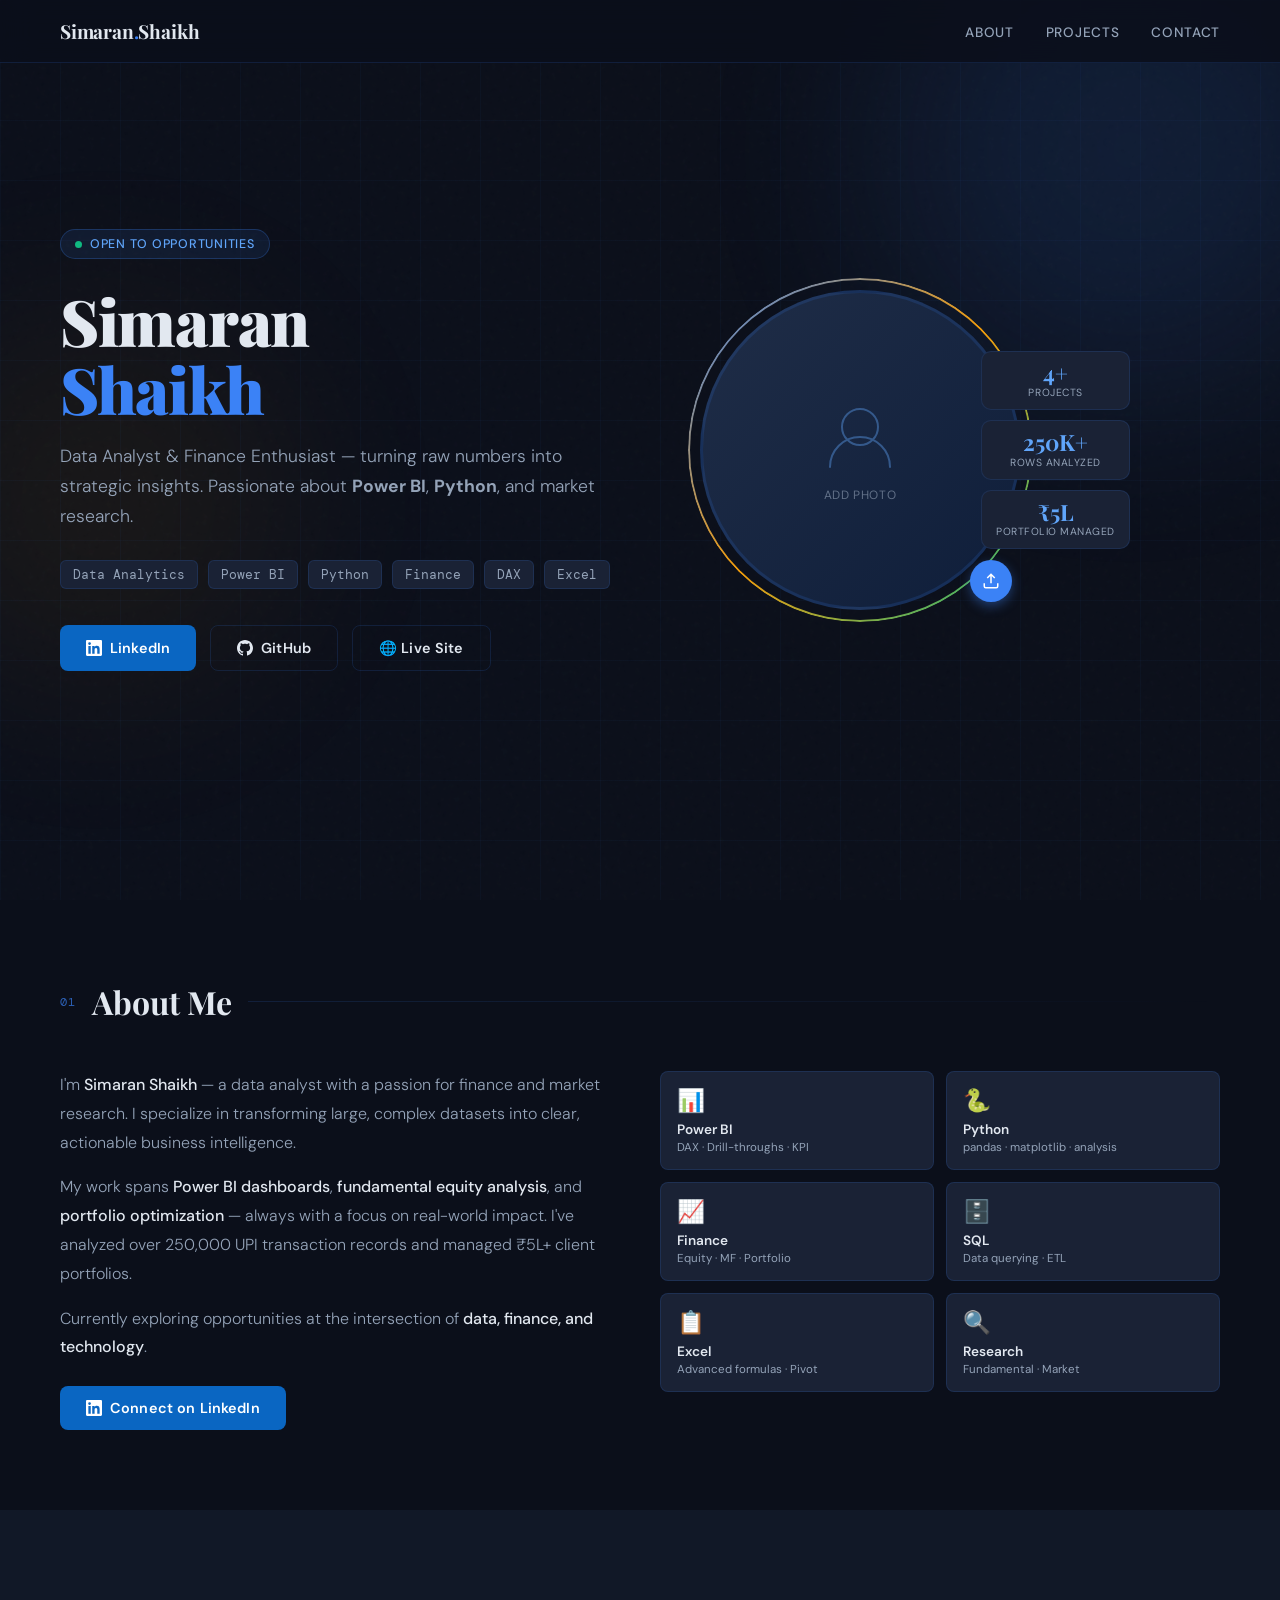
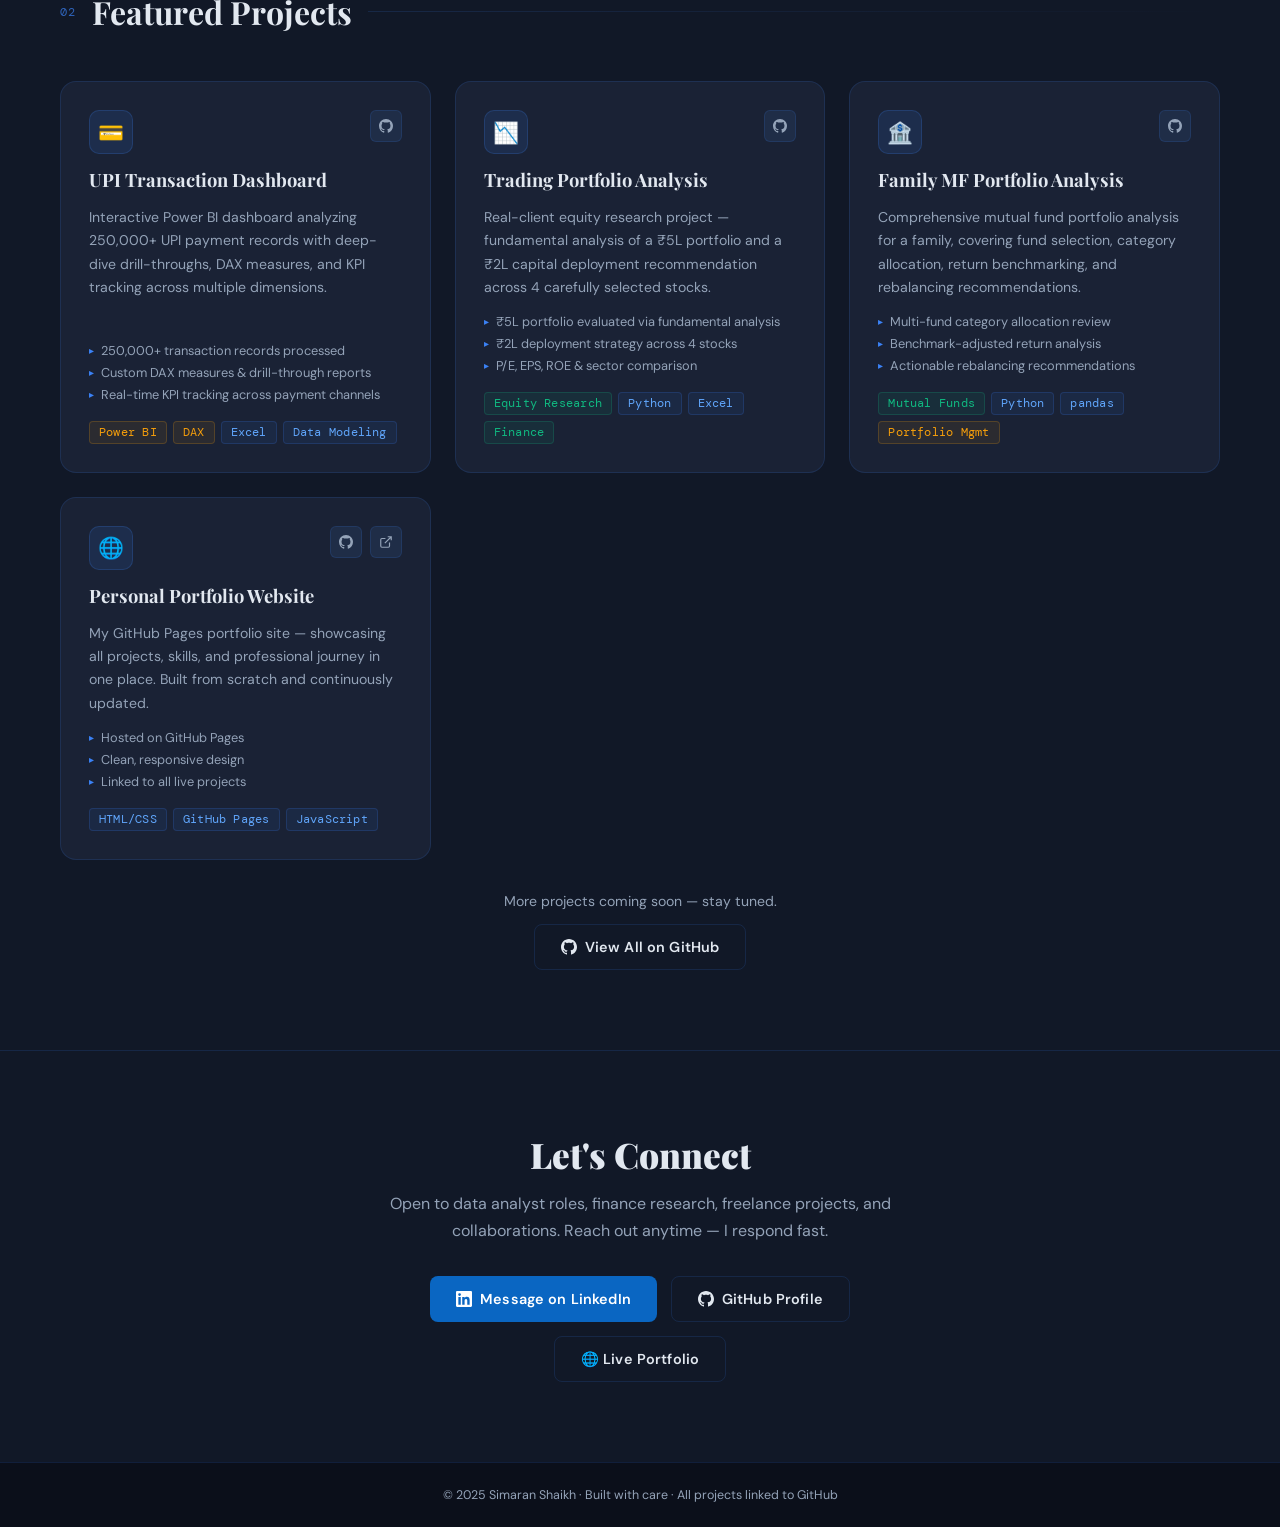
<file: simaran-portfolio.html>
<!DOCTYPE html>
<html lang="en">
<head>
  <meta charset="UTF-8" />
  <meta name="viewport" content="width=device-width, initial-scale=1.0" />
  <title>Simaran Shaikh — Portfolio</title>
  <link href="https://fonts.googleapis.com/css2?family=Playfair+Display:wght@400;700;900&family=DM+Sans:wght@300;400;500;600&family=DM+Mono:wght@400;500&display=swap" rel="stylesheet" />
  <style>
    :root {
      --bg: #0b0f1a;
      --bg2: #111827;
      --surface: #1a2235;
      --surface2: #1f2d47;
      --accent: #3b82f6;
      --accent2: #60a5fa;
      --gold: #f59e0b;
      --green: #10b981;
      --text: #e2e8f0;
      --muted: #94a3b8;
      --border: rgba(59, 130, 246, 0.15);
      --glow: rgba(59, 130, 246, 0.08);
    }

    *, *::before, *::after { box-sizing: border-box; margin: 0; padding: 0; }

    html { scroll-behavior: smooth; }

    body {
      font-family: 'DM Sans', sans-serif;
      background: var(--bg);
      color: var(--text);
      min-height: 100vh;
      overflow-x: hidden;
    }

    /* ─── NOISE TEXTURE ─── */
    body::before {
      content: '';
      position: fixed;
      inset: 0;
      background-image: url("data:image/svg+xml,%3Csvg viewBox='0 0 200 200' xmlns='http://www.w3.org/2000/svg'%3E%3Cfilter id='n'%3E%3CfeTurbulence type='fractalNoise' baseFrequency='0.75' numOctaves='4' stitchTiles='stitch'/%3E%3C/filter%3E%3Crect width='100%25' height='100%25' filter='url(%23n)' opacity='0.04'/%3E%3C/svg%3E");
      pointer-events: none;
      z-index: 0;
      opacity: 0.5;
    }

    /* ─── GRID LINES ─── */
    body::after {
      content: '';
      position: fixed;
      inset: 0;
      background-image:
        linear-gradient(rgba(59,130,246,0.04) 1px, transparent 1px),
        linear-gradient(90deg, rgba(59,130,246,0.04) 1px, transparent 1px);
      background-size: 60px 60px;
      pointer-events: none;
      z-index: 0;
    }

    /* ─── NAV ─── */
    nav {
      position: fixed;
      top: 0;
      width: 100%;
      z-index: 100;
      display: flex;
      justify-content: space-between;
      align-items: center;
      padding: 18px 60px;
      background: rgba(11,15,26,0.85);
      backdrop-filter: blur(16px);
      border-bottom: 1px solid var(--border);
    }

    .nav-brand {
      font-family: 'Playfair Display', serif;
      font-size: 1.2rem;
      font-weight: 700;
      color: var(--text);
      letter-spacing: -0.01em;
    }

    .nav-brand span { color: var(--accent); }

    .nav-links {
      display: flex;
      gap: 32px;
      list-style: none;
    }

    .nav-links a {
      color: var(--muted);
      text-decoration: none;
      font-size: 0.85rem;
      font-weight: 500;
      letter-spacing: 0.05em;
      text-transform: uppercase;
      transition: color 0.2s;
    }

    .nav-links a:hover { color: var(--accent2); }

    /* ─── HERO ─── */
    .hero {
      position: relative;
      z-index: 1;
      min-height: 100vh;
      display: flex;
      align-items: center;
      padding: 0 60px;
      gap: 80px;
    }

    .hero-left { flex: 1; max-width: 560px; }

    .hero-eyebrow {
      display: inline-flex;
      align-items: center;
      gap: 8px;
      background: rgba(59,130,246,0.1);
      border: 1px solid rgba(59,130,246,0.25);
      border-radius: 100px;
      padding: 6px 14px;
      font-size: 0.78rem;
      font-weight: 500;
      color: var(--accent2);
      letter-spacing: 0.06em;
      text-transform: uppercase;
      margin-bottom: 28px;
      animation: fadeUp 0.8s ease both;
    }

    .pulse-dot {
      width: 7px; height: 7px;
      background: var(--green);
      border-radius: 50%;
      animation: pulse 2s infinite;
    }

    @keyframes pulse {
      0%, 100% { box-shadow: 0 0 0 0 rgba(16,185,129,0.5); }
      50% { box-shadow: 0 0 0 6px rgba(16,185,129,0); }
    }

    h1 {
      font-family: 'Playfair Display', serif;
      font-size: clamp(3rem, 5vw, 4.5rem);
      font-weight: 900;
      line-height: 1.05;
      letter-spacing: -0.02em;
      color: var(--text);
      animation: fadeUp 0.8s 0.1s ease both;
    }

    h1 .accent { color: var(--accent); }

    .hero-subtitle {
      margin-top: 20px;
      font-size: 1.1rem;
      color: var(--muted);
      line-height: 1.7;
      font-weight: 300;
      animation: fadeUp 0.8s 0.2s ease both;
    }

    .hero-tags {
      display: flex;
      flex-wrap: wrap;
      gap: 10px;
      margin-top: 28px;
      animation: fadeUp 0.8s 0.3s ease both;
    }

    .tag {
      background: var(--surface);
      border: 1px solid var(--border);
      border-radius: 6px;
      padding: 5px 12px;
      font-size: 0.8rem;
      font-family: 'DM Mono', monospace;
      color: var(--muted);
    }

    .hero-cta {
      display: flex;
      gap: 14px;
      margin-top: 36px;
      flex-wrap: wrap;
      animation: fadeUp 0.8s 0.4s ease both;
    }

    .btn {
      display: inline-flex;
      align-items: center;
      gap: 8px;
      padding: 13px 26px;
      border-radius: 8px;
      font-size: 0.9rem;
      font-weight: 600;
      text-decoration: none;
      cursor: pointer;
      border: none;
      transition: all 0.2s;
      letter-spacing: 0.01em;
    }

    .btn-primary {
      background: var(--accent);
      color: #fff;
    }

    .btn-primary:hover {
      background: var(--accent2);
      transform: translateY(-2px);
      box-shadow: 0 8px 24px rgba(59,130,246,0.35);
    }

    .btn-ghost {
      background: transparent;
      color: var(--text);
      border: 1px solid var(--border);
    }

    .btn-ghost:hover {
      border-color: var(--accent);
      color: var(--accent2);
      transform: translateY(-2px);
    }

    .btn-linkedin {
      background: #0a66c2;
      color: #fff;
    }

    .btn-linkedin:hover {
      background: #0958a8;
      transform: translateY(-2px);
      box-shadow: 0 8px 24px rgba(10,102,194,0.4);
    }

    /* ─── HERO RIGHT — PROFILE PHOTO ─── */
    .hero-right {
      flex-shrink: 0;
      position: relative;
      animation: fadeIn 1s 0.5s ease both;
    }

    .photo-frame {
      position: relative;
      width: 320px;
      height: 320px;
    }

    .photo-ring {
      position: absolute;
      inset: -12px;
      border-radius: 50%;
      border: 2px solid transparent;
      background: linear-gradient(135deg, var(--accent), var(--gold), var(--green)) border-box;
      -webkit-mask: linear-gradient(#fff 0 0) padding-box, linear-gradient(#fff 0 0);
      -webkit-mask-composite: destination-out;
      mask-composite: exclude;
      animation: spin 8s linear infinite;
    }

    @keyframes spin { to { transform: rotate(360deg); } }

    .photo-img {
      width: 320px;
      height: 320px;
      border-radius: 50%;
      object-fit: cover;
      background: var(--surface2);
      border: 3px solid var(--surface);
      display: flex;
      align-items: center;
      justify-content: center;
      overflow: hidden;
      position: relative;
    }

    /* Placeholder avatar SVG when no image */
    .photo-placeholder {
      width: 320px;
      height: 320px;
      border-radius: 50%;
      background: linear-gradient(135deg, var(--surface2), #0f1e3a);
      border: 3px solid var(--border);
      display: flex;
      flex-direction: column;
      align-items: center;
      justify-content: center;
      gap: 10px;
    }

    .photo-placeholder svg { opacity: 0.4; }

    .photo-placeholder p {
      font-size: 0.75rem;
      color: var(--muted);
      opacity: 0.6;
      letter-spacing: 0.05em;
    }

    /* Upload label */
    .upload-area {
      position: absolute;
      bottom: 8px;
      right: 8px;
      background: var(--accent);
      border-radius: 50%;
      width: 42px;
      height: 42px;
      display: flex;
      align-items: center;
      justify-content: center;
      cursor: pointer;
      transition: all 0.2s;
      box-shadow: 0 4px 12px rgba(59,130,246,0.4);
    }

    .upload-area:hover { background: var(--accent2); transform: scale(1.1); }
    .upload-area input { display: none; }

    .stat-badges {
      display: flex;
      flex-direction: column;
      gap: 10px;
      position: absolute;
      right: -110px;
      top: 50%;
      transform: translateY(-50%);
    }

    .stat-badge {
      background: var(--surface);
      border: 1px solid var(--border);
      border-radius: 10px;
      padding: 10px 14px;
      text-align: center;
      min-width: 90px;
    }

    .stat-badge .num {
      font-family: 'Playfair Display', serif;
      font-size: 1.4rem;
      font-weight: 700;
      color: var(--accent2);
      line-height: 1;
    }

    .stat-badge .lbl {
      font-size: 0.65rem;
      color: var(--muted);
      text-transform: uppercase;
      letter-spacing: 0.05em;
      margin-top: 2px;
    }

    /* ─── SECTION COMMON ─── */
    section {
      position: relative;
      z-index: 1;
      padding: 80px 60px;
    }

    .section-header {
      display: flex;
      align-items: center;
      gap: 16px;
      margin-bottom: 48px;
    }

    .section-header h2 {
      font-family: 'Playfair Display', serif;
      font-size: 2rem;
      font-weight: 700;
      color: var(--text);
    }

    .section-line {
      flex: 1;
      height: 1px;
      background: linear-gradient(90deg, var(--border), transparent);
    }

    .section-num {
      font-family: 'DM Mono', monospace;
      font-size: 0.75rem;
      color: var(--accent);
      opacity: 0.7;
      letter-spacing: 0.1em;
    }

    /* ─── ABOUT ─── */
    .about-grid {
      display: grid;
      grid-template-columns: 1fr 1fr;
      gap: 40px;
      align-items: start;
    }

    .about-text p {
      color: var(--muted);
      line-height: 1.8;
      font-weight: 300;
      margin-bottom: 16px;
    }

    .about-text p strong { color: var(--text); font-weight: 500; }

    .skills-grid {
      display: grid;
      grid-template-columns: 1fr 1fr;
      gap: 12px;
    }

    .skill-item {
      background: var(--surface);
      border: 1px solid var(--border);
      border-radius: 8px;
      padding: 14px 16px;
      transition: border-color 0.2s, transform 0.2s;
    }

    .skill-item:hover {
      border-color: var(--accent);
      transform: translateY(-2px);
    }

    .skill-item .skill-icon { font-size: 1.4rem; margin-bottom: 6px; }

    .skill-item .skill-name {
      font-size: 0.85rem;
      font-weight: 600;
      color: var(--text);
    }

    .skill-item .skill-sub {
      font-size: 0.72rem;
      color: var(--muted);
      margin-top: 2px;
    }

    /* ─── PROJECTS ─── */
    .projects-grid {
      display: grid;
      grid-template-columns: repeat(auto-fill, minmax(340px, 1fr));
      gap: 24px;
    }

    .project-card {
      background: var(--surface);
      border: 1px solid var(--border);
      border-radius: 16px;
      padding: 28px;
      display: flex;
      flex-direction: column;
      gap: 14px;
      transition: all 0.25s;
      position: relative;
      overflow: hidden;
    }

    .project-card::before {
      content: '';
      position: absolute;
      top: 0; left: 0;
      right: 0;
      height: 2px;
      background: linear-gradient(90deg, var(--accent), var(--gold));
      opacity: 0;
      transition: opacity 0.25s;
    }

    .project-card:hover {
      border-color: rgba(59,130,246,0.4);
      transform: translateY(-4px);
      box-shadow: 0 20px 40px rgba(0,0,0,0.3), 0 0 0 1px rgba(59,130,246,0.1);
    }

    .project-card:hover::before { opacity: 1; }

    .project-header {
      display: flex;
      justify-content: space-between;
      align-items: flex-start;
    }

    .project-icon {
      width: 44px;
      height: 44px;
      border-radius: 10px;
      background: rgba(59,130,246,0.12);
      border: 1px solid rgba(59,130,246,0.2);
      display: flex;
      align-items: center;
      justify-content: center;
      font-size: 1.3rem;
    }

    .project-links { display: flex; gap: 8px; }

    .project-link {
      width: 32px;
      height: 32px;
      border-radius: 6px;
      background: var(--surface2);
      border: 1px solid var(--border);
      display: flex;
      align-items: center;
      justify-content: center;
      text-decoration: none;
      color: var(--muted);
      font-size: 0.85rem;
      transition: all 0.2s;
    }

    .project-link:hover {
      background: var(--accent);
      color: #fff;
      border-color: var(--accent);
    }

    .project-card h3 {
      font-family: 'Playfair Display', serif;
      font-size: 1.15rem;
      font-weight: 700;
      color: var(--text);
      line-height: 1.3;
    }

    .project-card p {
      font-size: 0.88rem;
      color: var(--muted);
      line-height: 1.65;
      flex: 1;
    }

    .project-highlights {
      display: flex;
      flex-direction: column;
      gap: 5px;
    }

    .highlight {
      display: flex;
      align-items: center;
      gap: 7px;
      font-size: 0.8rem;
      color: var(--muted);
    }

    .highlight::before {
      content: '▸';
      color: var(--accent);
      font-size: 0.65rem;
    }

    .project-stack {
      display: flex;
      flex-wrap: wrap;
      gap: 6px;
      margin-top: 4px;
    }

    .stack-tag {
      background: rgba(59,130,246,0.08);
      border: 1px solid rgba(59,130,246,0.18);
      border-radius: 4px;
      padding: 3px 9px;
      font-size: 0.72rem;
      font-family: 'DM Mono', monospace;
      color: var(--accent2);
      letter-spacing: 0.02em;
    }

    .stack-tag.gold {
      background: rgba(245,158,11,0.08);
      border-color: rgba(245,158,11,0.2);
      color: var(--gold);
    }

    .stack-tag.green {
      background: rgba(16,185,129,0.08);
      border-color: rgba(16,185,129,0.2);
      color: var(--green);
    }

    /* ─── CONTACT / FOOTER ─── */
    .contact-section {
      background: var(--bg2);
      border-top: 1px solid var(--border);
    }

    .contact-inner {
      max-width: 600px;
      margin: 0 auto;
      text-align: center;
    }

    .contact-inner h2 {
      font-family: 'Playfair Display', serif;
      font-size: 2.2rem;
      font-weight: 900;
      color: var(--text);
      margin-bottom: 12px;
    }

    .contact-inner p {
      color: var(--muted);
      font-size: 1rem;
      line-height: 1.7;
      margin-bottom: 32px;
    }

    .contact-buttons {
      display: flex;
      justify-content: center;
      gap: 14px;
      flex-wrap: wrap;
    }

    footer {
      position: relative;
      z-index: 1;
      text-align: center;
      padding: 24px;
      color: var(--muted);
      font-size: 0.78rem;
      border-top: 1px solid var(--border);
    }

    /* ─── ANIMATIONS ─── */
    @keyframes fadeUp {
      from { opacity: 0; transform: translateY(20px); }
      to { opacity: 1; transform: translateY(0); }
    }

    @keyframes fadeIn {
      from { opacity: 0; }
      to { opacity: 1; }
    }

    .reveal {
      opacity: 0;
      transform: translateY(24px);
      transition: opacity 0.6s ease, transform 0.6s ease;
    }

    .reveal.visible {
      opacity: 1;
      transform: translateY(0);
    }

    /* ─── AMBIENT BLOBS ─── */
    .blob {
      position: fixed;
      border-radius: 50%;
      filter: blur(100px);
      pointer-events: none;
      z-index: 0;
      opacity: 0.12;
    }

    .blob-1 {
      width: 500px; height: 500px;
      background: var(--accent);
      top: -100px; right: -100px;
    }

    .blob-2 {
      width: 400px; height: 400px;
      background: var(--gold);
      bottom: 200px; left: -100px;
      opacity: 0.06;
    }

    /* ─── RESPONSIVE ─── */
    @media (max-width: 900px) {
      nav { padding: 16px 24px; }
      .nav-links { display: none; }
      .hero { flex-direction: column-reverse; padding: 100px 24px 60px; gap: 40px; align-items: center; text-align: center; }
      .hero-cta { justify-content: center; }
      .hero-tags { justify-content: center; }
      .hero-right { position: relative; }
      .stat-badges { right: auto; top: auto; flex-direction: row; position: static; margin-top: 16px; justify-content: center; }
      section { padding: 60px 24px; }
      .about-grid { grid-template-columns: 1fr; }
      .projects-grid { grid-template-columns: 1fr; }
    }
  </style>
</head>
<body>

  <div class="blob blob-1"></div>
  <div class="blob blob-2"></div>

  <!-- NAV -->
  <nav>
    <div class="nav-brand">Simaran<span>.</span>Shaikh</div>
    <ul class="nav-links">
      <li><a href="#about">About</a></li>
      <li><a href="#projects">Projects</a></li>
      <li><a href="#contact">Contact</a></li>
    </ul>
  </nav>

  <!-- HERO -->
  <section class="hero" id="home">
    <div class="hero-left">
      <div class="hero-eyebrow">
        <span class="pulse-dot"></span>
        Open to Opportunities
      </div>

      <h1>
        Simaran<br />
        <span class="accent">Shaikh</span>
      </h1>

      <p class="hero-subtitle">
        Data Analyst & Finance Enthusiast — turning raw numbers into strategic insights.
        Passionate about <strong>Power BI</strong>, <strong>Python</strong>, and market research.
      </p>

      <div class="hero-tags">
        <span class="tag">Data Analytics</span>
        <span class="tag">Power BI</span>
        <span class="tag">Python</span>
        <span class="tag">Finance</span>
        <span class="tag">DAX</span>
        <span class="tag">Excel</span>
      </div>

      <div class="hero-cta">
        <a href="https://www.linkedin.com/in/simaran-shaikh" target="_blank" class="btn btn-linkedin">
          <svg width="16" height="16" fill="currentColor" viewBox="0 0 24 24"><path d="M20.447 20.452h-3.554v-5.569c0-1.328-.027-3.037-1.852-3.037-1.853 0-2.136 1.445-2.136 2.939v5.667H9.351V9h3.414v1.561h.046c.477-.9 1.637-1.85 3.37-1.85 3.601 0 4.267 2.37 4.267 5.455v6.286zM5.337 7.433a2.062 2.062 0 0 1-2.063-2.065 2.064 2.064 0 1 1 2.063 2.065zm1.782 13.019H3.555V9h3.564v11.452zM22.225 0H1.771C.792 0 0 .774 0 1.729v20.542C0 23.227.792 24 1.771 24h20.451C23.2 24 24 23.227 24 22.271V1.729C24 .774 23.2 0 22.222 0h.003z"/></svg>
          LinkedIn
        </a>
        <a href="https://github.com/Simaran-Shaikh-04" target="_blank" class="btn btn-ghost">
          <svg width="16" height="16" fill="currentColor" viewBox="0 0 24 24"><path d="M12 0c-6.626 0-12 5.373-12 12 0 5.302 3.438 9.8 8.207 11.387.599.111.793-.261.793-.577v-2.234c-3.338.726-4.033-1.416-4.033-1.416-.546-1.387-1.333-1.756-1.333-1.756-1.089-.745.083-.729.083-.729 1.205.084 1.839 1.237 1.839 1.237 1.07 1.834 2.807 1.304 3.492.997.107-.775.418-1.305.762-1.604-2.665-.305-5.467-1.334-5.467-5.931 0-1.311.469-2.381 1.236-3.221-.124-.303-.535-1.524.117-3.176 0 0 1.008-.322 3.301 1.23.957-.266 1.983-.399 3.003-.404 1.02.005 2.047.138 3.006.404 2.291-1.552 3.297-1.23 3.297-1.23.653 1.653.242 2.874.118 3.176.77.84 1.235 1.911 1.235 3.221 0 4.609-2.807 5.624-5.479 5.921.43.372.823 1.102.823 2.222v3.293c0 .319.192.694.801.576 4.765-1.589 8.199-6.086 8.199-11.386 0-6.627-5.373-12-12-12z"/></svg>
          GitHub
        </a>
        <a href="https://simaran-shaikh-04.github.io" target="_blank" class="btn btn-ghost">
          🌐 Live Site
        </a>
      </div>
    </div>

    <div class="hero-right">
      <div class="photo-frame">
        <div class="photo-ring"></div>
        <div class="photo-placeholder" id="photoContainer">
          <svg width="80" height="80" fill="none" viewBox="0 0 80 80">
            <circle cx="40" cy="30" r="18" stroke="#60a5fa" stroke-width="2"/>
            <path d="M10 70c0-16.569 13.431-30 30-30s30 13.431 30 30" stroke="#60a5fa" stroke-width="2" stroke-linecap="round"/>
          </svg>
          <p>ADD PHOTO</p>
        </div>
        <label class="upload-area" title="Upload your photo">
          <input type="file" accept="image/*" onchange="handlePhoto(event)" />
          <svg width="18" height="18" fill="none" stroke="white" stroke-width="2" viewBox="0 0 24 24">
            <path d="M21 15v4a2 2 0 01-2 2H5a2 2 0 01-2-2v-4M17 8l-5-5-5 5M12 3v12"/>
          </svg>
        </label>
      </div>

      <div class="stat-badges">
        <div class="stat-badge">
          <div class="num">4+</div>
          <div class="lbl">Projects</div>
        </div>
        <div class="stat-badge">
          <div class="num">250K+</div>
          <div class="lbl">Rows Analyzed</div>
        </div>
        <div class="stat-badge">
          <div class="num">₹5L</div>
          <div class="lbl">Portfolio Managed</div>
        </div>
      </div>
    </div>
  </section>

  <!-- ABOUT -->
  <section id="about">
    <div class="section-header reveal">
      <span class="section-num">01</span>
      <h2>About Me</h2>
      <div class="section-line"></div>
    </div>

    <div class="about-grid">
      <div class="about-text reveal">
        <p>
          I'm <strong>Simaran Shaikh</strong> — a data analyst with a passion for finance and market research.
          I specialize in transforming large, complex datasets into clear, actionable business intelligence.
        </p>
        <p>
          My work spans <strong>Power BI dashboards</strong>, <strong>fundamental equity analysis</strong>,
          and <strong>portfolio optimization</strong> — always with a focus on real-world impact.
          I've analyzed over 250,000 UPI transaction records and managed ₹5L+ client portfolios.
        </p>
        <p>
          Currently exploring opportunities at the intersection of <strong>data, finance, and technology</strong>.
        </p>
        <div style="margin-top:24px;">
          <a href="https://www.linkedin.com/in/simaran-shaikh" target="_blank" class="btn btn-linkedin" style="display:inline-flex;">
            <svg width="16" height="16" fill="currentColor" viewBox="0 0 24 24"><path d="M20.447 20.452h-3.554v-5.569c0-1.328-.027-3.037-1.852-3.037-1.853 0-2.136 1.445-2.136 2.939v5.667H9.351V9h3.414v1.561h.046c.477-.9 1.637-1.85 3.37-1.85 3.601 0 4.267 2.37 4.267 5.455v6.286zM5.337 7.433a2.062 2.062 0 0 1-2.063-2.065 2.064 2.064 0 1 1 2.063 2.065zm1.782 13.019H3.555V9h3.564v11.452zM22.225 0H1.771C.792 0 0 .774 0 1.729v20.542C0 23.227.792 24 1.771 24h20.451C23.2 24 24 23.227 24 22.271V1.729C24 .774 23.2 0 22.222 0h.003z"/></svg>
            Connect on LinkedIn
          </a>
        </div>
      </div>

      <div class="skills-grid reveal">
        <div class="skill-item">
          <div class="skill-icon">📊</div>
          <div class="skill-name">Power BI</div>
          <div class="skill-sub">DAX · Drill-throughs · KPI</div>
        </div>
        <div class="skill-item">
          <div class="skill-icon">🐍</div>
          <div class="skill-name">Python</div>
          <div class="skill-sub">pandas · matplotlib · analysis</div>
        </div>
        <div class="skill-item">
          <div class="skill-icon">📈</div>
          <div class="skill-name">Finance</div>
          <div class="skill-sub">Equity · MF · Portfolio</div>
        </div>
        <div class="skill-item">
          <div class="skill-icon">🗄️</div>
          <div class="skill-name">SQL</div>
          <div class="skill-sub">Data querying · ETL</div>
        </div>
        <div class="skill-item">
          <div class="skill-icon">📋</div>
          <div class="skill-name">Excel</div>
          <div class="skill-sub">Advanced formulas · Pivot</div>
        </div>
        <div class="skill-item">
          <div class="skill-icon">🔍</div>
          <div class="skill-name">Research</div>
          <div class="skill-sub">Fundamental · Market</div>
        </div>
      </div>
    </div>
  </section>

  <!-- PROJECTS -->
  <section id="projects" style="background: var(--bg2);">
    <div class="section-header reveal">
      <span class="section-num">02</span>
      <h2>Featured Projects</h2>
      <div class="section-line"></div>
    </div>

    <div class="projects-grid">

      <!-- Project 1 -->
      <div class="project-card reveal">
        <div class="project-header">
          <div class="project-icon">💳</div>
          <div class="project-links">
            <a href="https://github.com/Simaran-Shaikh-04/upi-transaction-dashboard" target="_blank" class="project-link" title="GitHub">
              <svg width="14" height="14" fill="currentColor" viewBox="0 0 24 24"><path d="M12 0c-6.626 0-12 5.373-12 12 0 5.302 3.438 9.8 8.207 11.387.599.111.793-.261.793-.577v-2.234c-3.338.726-4.033-1.416-4.033-1.416-.546-1.387-1.333-1.756-1.333-1.756-1.089-.745.083-.729.083-.729 1.205.084 1.839 1.237 1.839 1.237 1.07 1.834 2.807 1.304 3.492.997.107-.775.418-1.305.762-1.604-2.665-.305-5.467-1.334-5.467-5.931 0-1.311.469-2.381 1.236-3.221-.124-.303-.535-1.524.117-3.176 0 0 1.008-.322 3.301 1.23.957-.266 1.983-.399 3.003-.404 1.02.005 2.047.138 3.006.404 2.291-1.552 3.297-1.23 3.297-1.23.653 1.653.242 2.874.118 3.176.77.84 1.235 1.911 1.235 3.221 0 4.609-2.807 5.624-5.479 5.921.43.372.823 1.102.823 2.222v3.293c0 .319.192.694.801.576 4.765-1.589 8.199-6.086 8.199-11.386 0-6.627-5.373-12-12-12z"/></svg>
            </a>
          </div>
        </div>
        <h3>UPI Transaction Dashboard</h3>
        <p>Interactive Power BI dashboard analyzing 250,000+ UPI payment records with deep-dive drill-throughs, DAX measures, and KPI tracking across multiple dimensions.</p>
        <div class="project-highlights">
          <div class="highlight">250,000+ transaction records processed</div>
          <div class="highlight">Custom DAX measures & drill-through reports</div>
          <div class="highlight">Real-time KPI tracking across payment channels</div>
        </div>
        <div class="project-stack">
          <span class="stack-tag gold">Power BI</span>
          <span class="stack-tag gold">DAX</span>
          <span class="stack-tag">Excel</span>
          <span class="stack-tag">Data Modeling</span>
        </div>
      </div>

      <!-- Project 2 -->
      <div class="project-card reveal">
        <div class="project-header">
          <div class="project-icon">📉</div>
          <div class="project-links">
            <a href="https://github.com/Simaran-Shaikh-04/Trading-Portfolio-Analysis" target="_blank" class="project-link" title="GitHub">
              <svg width="14" height="14" fill="currentColor" viewBox="0 0 24 24"><path d="M12 0c-6.626 0-12 5.373-12 12 0 5.302 3.438 9.8 8.207 11.387.599.111.793-.261.793-.577v-2.234c-3.338.726-4.033-1.416-4.033-1.416-.546-1.387-1.333-1.756-1.333-1.756-1.089-.745.083-.729.083-.729 1.205.084 1.839 1.237 1.839 1.237 1.07 1.834 2.807 1.304 3.492.997.107-.775.418-1.305.762-1.604-2.665-.305-5.467-1.334-5.467-5.931 0-1.311.469-2.381 1.236-3.221-.124-.303-.535-1.524.117-3.176 0 0 1.008-.322 3.301 1.23.957-.266 1.983-.399 3.003-.404 1.02.005 2.047.138 3.006.404 2.291-1.552 3.297-1.23 3.297-1.23.653 1.653.242 2.874.118 3.176.77.84 1.235 1.911 1.235 3.221 0 4.609-2.807 5.624-5.479 5.921.43.372.823 1.102.823 2.222v3.293c0 .319.192.694.801.576 4.765-1.589 8.199-6.086 8.199-11.386 0-6.627-5.373-12-12-12z"/></svg>
            </a>
          </div>
        </div>
        <h3>Trading Portfolio Analysis</h3>
        <p>Real-client equity research project — fundamental analysis of a ₹5L portfolio and a ₹2L capital deployment recommendation across 4 carefully selected stocks.</p>
        <div class="project-highlights">
          <div class="highlight">₹5L portfolio evaluated via fundamental analysis</div>
          <div class="highlight">₹2L deployment strategy across 4 stocks</div>
          <div class="highlight">P/E, EPS, ROE & sector comparison</div>
        </div>
        <div class="project-stack">
          <span class="stack-tag green">Equity Research</span>
          <span class="stack-tag">Python</span>
          <span class="stack-tag">Excel</span>
          <span class="stack-tag green">Finance</span>
        </div>
      </div>

      <!-- Project 3 -->
      <div class="project-card reveal">
        <div class="project-header">
          <div class="project-icon">🏦</div>
          <div class="project-links">
            <a href="https://github.com/Simaran-Shaikh-04/Family-MF-Portfolio-Analysis" target="_blank" class="project-link" title="GitHub">
              <svg width="14" height="14" fill="currentColor" viewBox="0 0 24 24"><path d="M12 0c-6.626 0-12 5.373-12 12 0 5.302 3.438 9.8 8.207 11.387.599.111.793-.261.793-.577v-2.234c-3.338.726-4.033-1.416-4.033-1.416-.546-1.387-1.333-1.756-1.333-1.756-1.089-.745.083-.729.083-.729 1.205.084 1.839 1.237 1.839 1.237 1.07 1.834 2.807 1.304 3.492.997.107-.775.418-1.305.762-1.604-2.665-.305-5.467-1.334-5.467-5.931 0-1.311.469-2.381 1.236-3.221-.124-.303-.535-1.524.117-3.176 0 0 1.008-.322 3.301 1.23.957-.266 1.983-.399 3.003-.404 1.02.005 2.047.138 3.006.404 2.291-1.552 3.297-1.23 3.297-1.23.653 1.653.242 2.874.118 3.176.77.84 1.235 1.911 1.235 3.221 0 4.609-2.807 5.624-5.479 5.921.43.372.823 1.102.823 2.222v3.293c0 .319.192.694.801.576 4.765-1.589 8.199-6.086 8.199-11.386 0-6.627-5.373-12-12-12z"/></svg>
            </a>
          </div>
        </div>
        <h3>Family MF Portfolio Analysis</h3>
        <p>Comprehensive mutual fund portfolio analysis for a family, covering fund selection, category allocation, return benchmarking, and rebalancing recommendations.</p>
        <div class="project-highlights">
          <div class="highlight">Multi-fund category allocation review</div>
          <div class="highlight">Benchmark-adjusted return analysis</div>
          <div class="highlight">Actionable rebalancing recommendations</div>
        </div>
        <div class="project-stack">
          <span class="stack-tag green">Mutual Funds</span>
          <span class="stack-tag">Python</span>
          <span class="stack-tag">pandas</span>
          <span class="stack-tag gold">Portfolio Mgmt</span>
        </div>
      </div>

      <!-- Project 4 — Portfolio Site -->
      <div class="project-card reveal">
        <div class="project-header">
          <div class="project-icon">🌐</div>
          <div class="project-links">
            <a href="https://github.com/Simaran-Shaikh-04/Simaran-Shaikh-04.github.io" target="_blank" class="project-link" title="GitHub">
              <svg width="14" height="14" fill="currentColor" viewBox="0 0 24 24"><path d="M12 0c-6.626 0-12 5.373-12 12 0 5.302 3.438 9.8 8.207 11.387.599.111.793-.261.793-.577v-2.234c-3.338.726-4.033-1.416-4.033-1.416-.546-1.387-1.333-1.756-1.333-1.756-1.089-.745.083-.729.083-.729 1.205.084 1.839 1.237 1.839 1.237 1.07 1.834 2.807 1.304 3.492.997.107-.775.418-1.305.762-1.604-2.665-.305-5.467-1.334-5.467-5.931 0-1.311.469-2.381 1.236-3.221-.124-.303-.535-1.524.117-3.176 0 0 1.008-.322 3.301 1.23.957-.266 1.983-.399 3.003-.404 1.02.005 2.047.138 3.006.404 2.291-1.552 3.297-1.23 3.297-1.23.653 1.653.242 2.874.118 3.176.77.84 1.235 1.911 1.235 3.221 0 4.609-2.807 5.624-5.479 5.921.43.372.823 1.102.823 2.222v3.293c0 .319.192.694.801.576 4.765-1.589 8.199-6.086 8.199-11.386 0-6.627-5.373-12-12-12z"/></svg>
            </a>
            <a href="https://simaran-shaikh-04.github.io" target="_blank" class="project-link" title="Live">
              <svg width="14" height="14" fill="none" stroke="currentColor" stroke-width="2" viewBox="0 0 24 24"><path d="M18 13v6a2 2 0 01-2 2H5a2 2 0 01-2-2V8a2 2 0 012-2h6M15 3h6v6M10 14L21 3"/></svg>
            </a>
          </div>
        </div>
        <h3>Personal Portfolio Website</h3>
        <p>My GitHub Pages portfolio site — showcasing all projects, skills, and professional journey in one place. Built from scratch and continuously updated.</p>
        <div class="project-highlights">
          <div class="highlight">Hosted on GitHub Pages</div>
          <div class="highlight">Clean, responsive design</div>
          <div class="highlight">Linked to all live projects</div>
        </div>
        <div class="project-stack">
          <span class="stack-tag">HTML/CSS</span>
          <span class="stack-tag">GitHub Pages</span>
          <span class="stack-tag">JavaScript</span>
        </div>
      </div>

    </div>

    <!-- Add more projects placeholder -->
    <div style="margin-top: 32px; text-align: center;" class="reveal">
      <p style="color: var(--muted); font-size: 0.88rem; margin-bottom: 14px;">More projects coming soon — stay tuned.</p>
      <a href="https://github.com/Simaran-Shaikh-04" target="_blank" class="btn btn-ghost">
        <svg width="16" height="16" fill="currentColor" viewBox="0 0 24 24"><path d="M12 0c-6.626 0-12 5.373-12 12 0 5.302 3.438 9.8 8.207 11.387.599.111.793-.261.793-.577v-2.234c-3.338.726-4.033-1.416-4.033-1.416-.546-1.387-1.333-1.756-1.333-1.756-1.089-.745.083-.729.083-.729 1.205.084 1.839 1.237 1.839 1.237 1.07 1.834 2.807 1.304 3.492.997.107-.775.418-1.305.762-1.604-2.665-.305-5.467-1.334-5.467-5.931 0-1.311.469-2.381 1.236-3.221-.124-.303-.535-1.524.117-3.176 0 0 1.008-.322 3.301 1.23.957-.266 1.983-.399 3.003-.404 1.02.005 2.047.138 3.006.404 2.291-1.552 3.297-1.23 3.297-1.23.653 1.653.242 2.874.118 3.176.77.84 1.235 1.911 1.235 3.221 0 4.609-2.807 5.624-5.479 5.921.43.372.823 1.102.823 2.222v3.293c0 .319.192.694.801.576 4.765-1.589 8.199-6.086 8.199-11.386 0-6.627-5.373-12-12-12z"/></svg>
        View All on GitHub
      </a>
    </div>
  </section>

  <!-- CONTACT -->
  <section id="contact" class="contact-section">
    <div class="contact-inner reveal">
      <h2>Let's Connect</h2>
      <p>
        Open to data analyst roles, finance research, freelance projects, and collaborations.
        Reach out anytime — I respond fast.
      </p>
      <div class="contact-buttons">
        <a href="https://www.linkedin.com/in/simaran-shaikh" target="_blank" class="btn btn-linkedin">
          <svg width="16" height="16" fill="currentColor" viewBox="0 0 24 24"><path d="M20.447 20.452h-3.554v-5.569c0-1.328-.027-3.037-1.852-3.037-1.853 0-2.136 1.445-2.136 2.939v5.667H9.351V9h3.414v1.561h.046c.477-.9 1.637-1.85 3.37-1.85 3.601 0 4.267 2.37 4.267 5.455v6.286zM5.337 7.433a2.062 2.062 0 0 1-2.063-2.065 2.064 2.064 0 1 1 2.063 2.065zm1.782 13.019H3.555V9h3.564v11.452zM22.225 0H1.771C.792 0 0 .774 0 1.729v20.542C0 23.227.792 24 1.771 24h20.451C23.2 24 24 23.227 24 22.271V1.729C24 .774 23.2 0 22.222 0h.003z"/></svg>
          Message on LinkedIn
        </a>
        <a href="https://github.com/Simaran-Shaikh-04" target="_blank" class="btn btn-ghost">
          <svg width="16" height="16" fill="currentColor" viewBox="0 0 24 24"><path d="M12 0c-6.626 0-12 5.373-12 12 0 5.302 3.438 9.8 8.207 11.387.599.111.793-.261.793-.577v-2.234c-3.338.726-4.033-1.416-4.033-1.416-.546-1.387-1.333-1.756-1.333-1.756-1.089-.745.083-.729.083-.729 1.205.084 1.839 1.237 1.839 1.237 1.07 1.834 2.807 1.304 3.492.997.107-.775.418-1.305.762-1.604-2.665-.305-5.467-1.334-5.467-5.931 0-1.311.469-2.381 1.236-3.221-.124-.303-.535-1.524.117-3.176 0 0 1.008-.322 3.301 1.23.957-.266 1.983-.399 3.003-.404 1.02.005 2.047.138 3.006.404 2.291-1.552 3.297-1.23 3.297-1.23.653 1.653.242 2.874.118 3.176.77.84 1.235 1.911 1.235 3.221 0 4.609-2.807 5.624-5.479 5.921.43.372.823 1.102.823 2.222v3.293c0 .319.192.694.801.576 4.765-1.589 8.199-6.086 8.199-11.386 0-6.627-5.373-12-12-12z"/></svg>
          GitHub Profile
        </a>
        <a href="https://simaran-shaikh-04.github.io" target="_blank" class="btn btn-ghost">
          🌐 Live Portfolio
        </a>
      </div>
    </div>
  </section>

  <footer>
    © 2025 Simaran Shaikh · Built with care · All projects linked to GitHub
  </footer>

  <script>
    // ─── SCROLL REVEAL ───
    const reveals = document.querySelectorAll('.reveal');
    const io = new IntersectionObserver(entries => {
      entries.forEach((e, i) => {
        if (e.isIntersecting) {
          setTimeout(() => e.target.classList.add('visible'), i * 80);
          io.unobserve(e.target);
        }
      });
    }, { threshold: 0.08 });
    reveals.forEach(el => io.observe(el));

    // ─── PHOTO UPLOAD ───
    function handlePhoto(event) {
      const file = event.target.files[0];
      if (!file) return;
      const reader = new FileReader();
      reader.onload = e => {
        const container = document.getElementById('photoContainer');
        container.innerHTML = '';
        container.style.background = 'none';
        const img = document.createElement('img');
        img.src = e.target.result;
        img.style.cssText = 'width:320px;height:320px;border-radius:50%;object-fit:cover;display:block;';
        container.appendChild(img);
      };
      reader.readAsDataURL(file);
    }
  </script>
</body>
</html>
</file>
